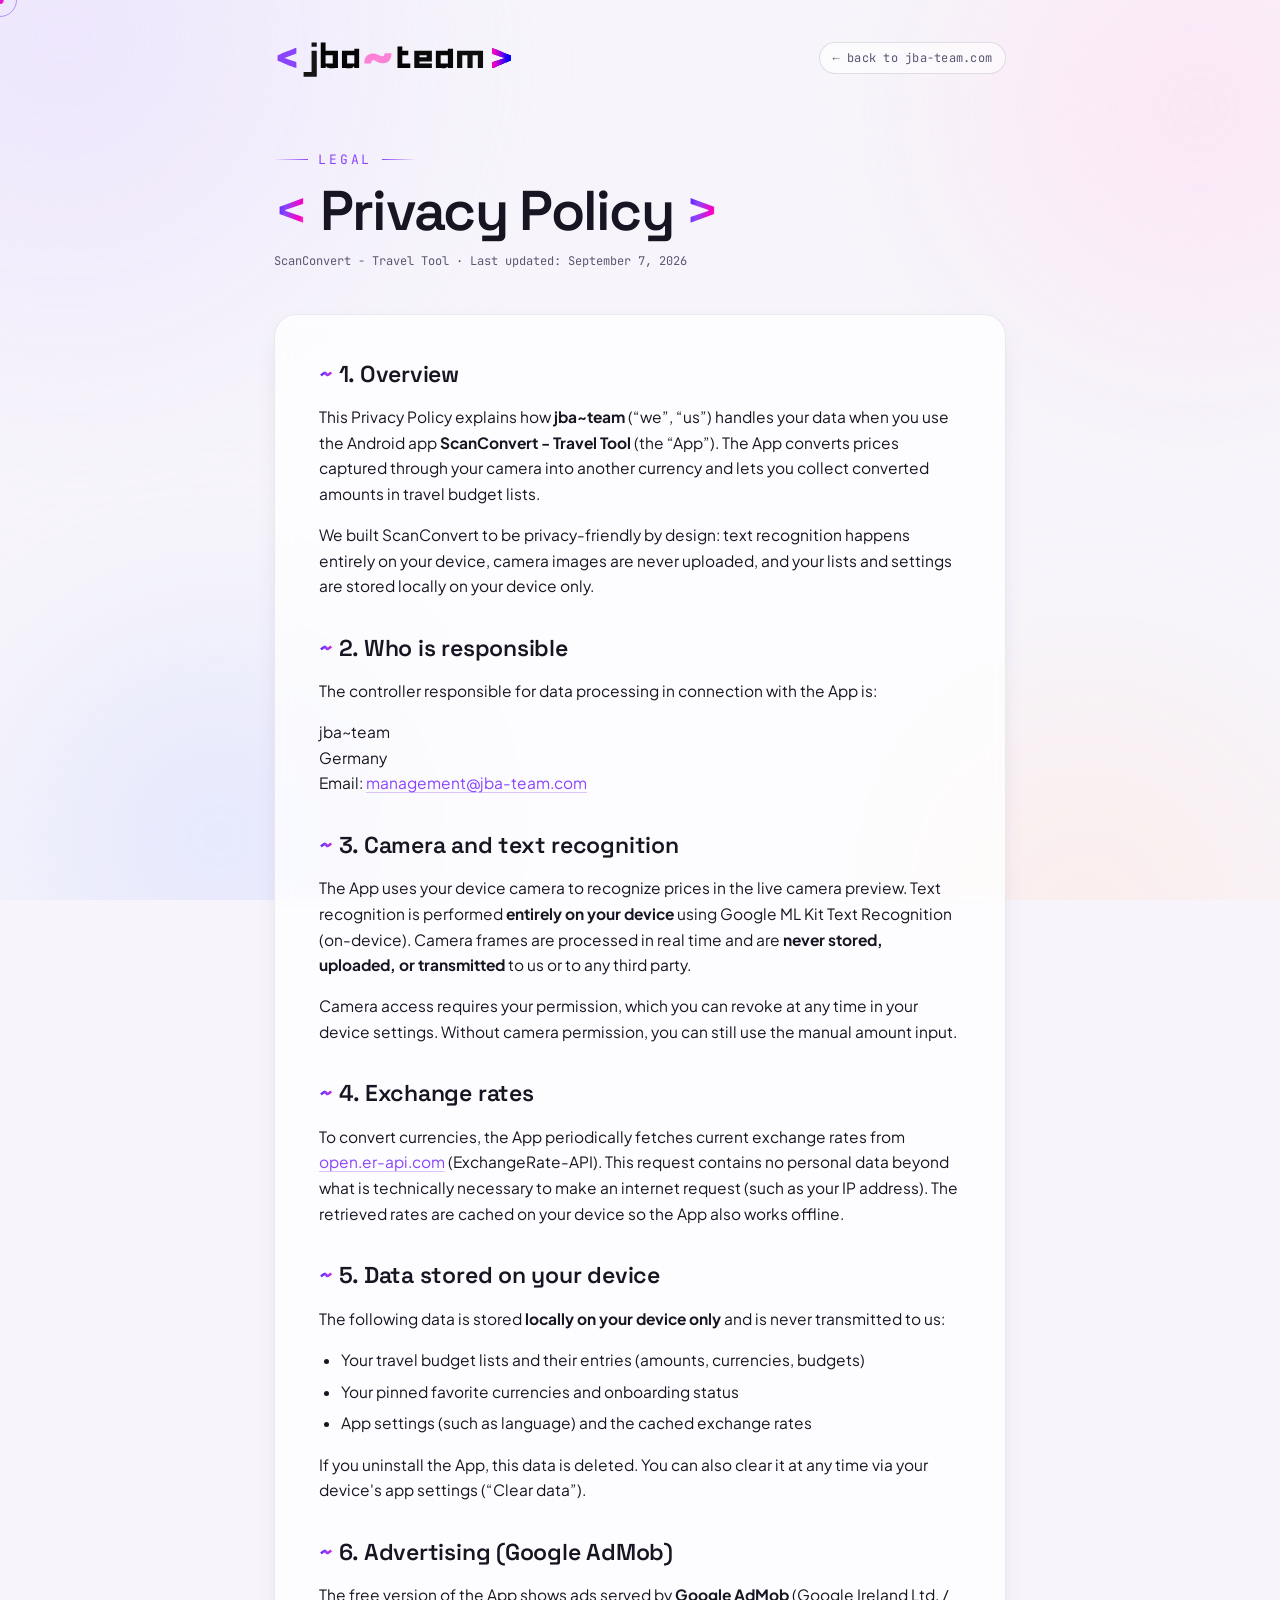
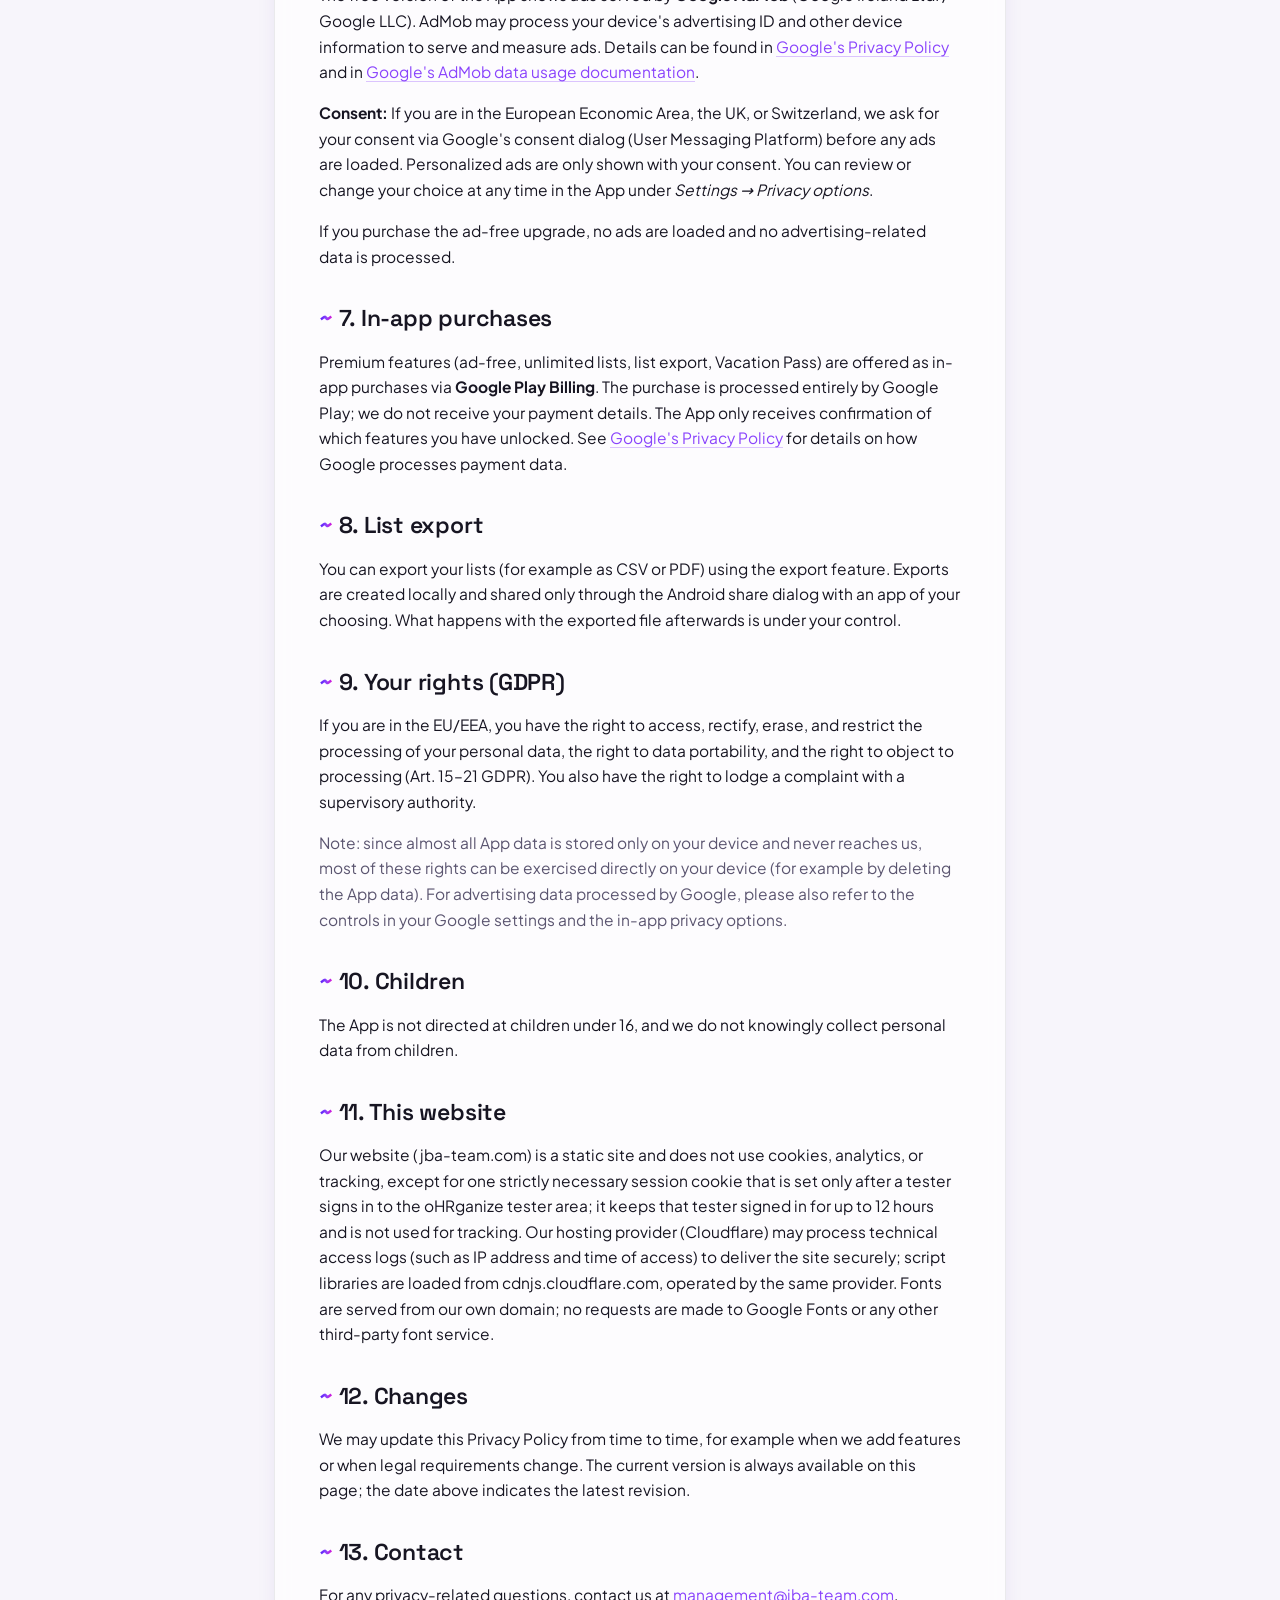
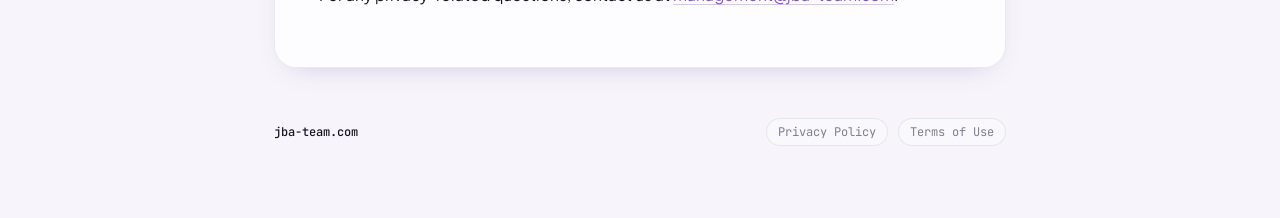
<file: public/privacy.html>
<!DOCTYPE html>
<html lang="en">
<head>
<meta charset="utf-8">
<meta name="viewport" content="width=device-width, initial-scale=1">
<title>Privacy Policy - jba~team</title>
<meta name="description" content="How jba~team handles your data in ScanConvert and on jba-team.com. Recognition runs on your device, images are never uploaded.">
<link rel="canonical" href="https://jba-team.com/privacy">
<meta name="theme-color" content="#F7F5FB">
<meta property="og:type" content="website">
<meta property="og:site_name" content="jba~team">
<meta property="og:locale" content="en_US">
<meta property="og:url" content="https://jba-team.com/privacy">
<meta property="og:title" content="Privacy Policy - jba~team">
<meta property="og:description" content="How jba~team handles your data in ScanConvert and on jba-team.com.">
<meta property="og:image" content="https://jba-team.com/assets/og-image.png">
<meta property="og:image:width" content="1200">
<meta property="og:image:height" content="630">
<meta property="og:image:alt" content="The jba~team wordmark on a soft pastel gradient. Below it: apps · websites · games.">
<meta name="twitter:card" content="summary_large_image">
<meta name="twitter:image:alt" content="The jba~team wordmark on a soft pastel gradient. Below it: apps · websites · games.">
<meta name="twitter:image" content="https://jba-team.com/assets/og-image.png">
<link rel="icon" type="image/svg+xml" href="assets/favicon.svg">
<link rel="icon" type="image/png" sizes="32x32" href="assets/favicon-32.png">
<link rel="apple-touch-icon" href="assets/apple-touch-icon.png">
<link rel="manifest" href="/site.webmanifest">
<link rel="preload" href="assets/fonts/space-grotesk-latin.woff2" as="font" type="font/woff2" crossorigin>
<link rel="preload" href="assets/fonts/plus-jakarta-sans-latin.woff2" as="font" type="font/woff2" crossorigin>
<link rel="stylesheet" href="assets/fonts.css">
<style>
  :root{
    /* brand spectrum pulled from the logo */
    --blue:#3300F3;
    --violet:#8A44FC;
    --magenta:#FB00C3;
    --pink:#FF81D8;

    /* pastel tints of the same hues */
    --pastel-blue:#D7DEFF;
    --pastel-violet:#E6DBFF;
    --pastel-pink:#FFDCF1;
    --pastel-peach:#FFE7E0;

    --ink:#171522;
    --ink-soft:#5b5570;
    --bg:#F7F5FB;

    --grad: linear-gradient(100deg, var(--blue) 0%, var(--violet) 38%, var(--magenta) 72%, var(--pink) 100%);

    --font-display:"Space Grotesk", system-ui, sans-serif;
    --font-body:"Plus Jakarta Sans", system-ui, sans-serif;
    --font-mono:"JetBrains Mono", ui-monospace, monospace;
  }

  *{box-sizing:border-box;}
  body{
    margin:0;
    font-family:var(--font-body);
    color:var(--ink);
    background:var(--bg);
    -webkit-font-smoothing:antialiased;
  }

  /* ---------- soft pastel blob field ---------- */
  .scene{
    position:fixed;
    inset:0;
    overflow:hidden;
    z-index:0;
    pointer-events:none;
  }
  .blob{
    position:absolute;
    border-radius:50%;
    filter:blur(46px);
    opacity:.6;
    mix-blend-mode:multiply;
  }
  .b1{ width:54vw; height:54vw; left:-14vw; top:-16vw;
       background:radial-gradient(circle at 35% 35%, var(--pastel-violet), transparent 70%); }
  .b2{ width:46vw; height:46vw; right:-12vw; top:-10vw;
       background:radial-gradient(circle at 60% 40%, var(--pastel-pink), transparent 70%); }
  .b3{ width:50vw; height:50vw; left:-8vw; bottom:-20vw;
       background:radial-gradient(circle at 50% 50%, var(--pastel-blue), transparent 70%); }
  .b4{ width:42vw; height:42vw; right:-10vw; bottom:-18vw;
       background:radial-gradient(circle at 40% 60%, var(--pastel-peach), transparent 70%); }

  /* ---------- layout ---------- */
  .wrap{
    position:relative;
    z-index:2;
    max-width:860px;
    margin:0 auto;
    padding:clamp(22px,4vh,46px) clamp(22px,5vw,64px) clamp(40px,8vh,80px);
  }

  .topbar{
    display:flex;
    align-items:center;
    justify-content:space-between;
    gap:16px;
    margin-bottom:clamp(36px,7vh,64px);
  }
  .brand img{ height:44px; width:auto; display:block; }
  .backlink{
    font-family:var(--font-mono);
    font-size:12px;
    letter-spacing:.02em;
    color:var(--ink-soft);
    text-decoration:none;
    border:1px solid rgba(23,21,34,.12);
    background:rgba(255,255,255,.55);
    backdrop-filter:blur(6px);
    padding:7px 13px;
    border-radius:100px;
    transition:color .2s, border-color .2s;
  }
  .backlink:hover{ color:var(--ink); border-color:rgba(23,21,34,.3); }

  .status{
    font-family:var(--font-mono);
    font-size:13px;
    text-transform:uppercase;
    letter-spacing:.22em;
    color:var(--violet);
    display:inline-flex;
    align-items:center;
    gap:10px;
  }
  .status::before{
    content:"";
    width:34px;height:1px;
    background:linear-gradient(90deg,transparent,var(--violet));
  }
  .status::after{
    content:"";
    width:34px;height:1px;
    background:linear-gradient(90deg,var(--violet),transparent);
  }

  h1{
    font-family:var(--font-display);
    font-weight:600;
    font-size:clamp(34px,6vw,56px);
    line-height:1.05;
    letter-spacing:-.03em;
    margin:14px 0 6px;
  }
  h1 .bracket{
    color:transparent;
    background:var(--grad);
    -webkit-background-clip:text;
    background-clip:text;
    font-weight:500;
  }
  .meta{
    font-family:var(--font-mono);
    font-size:12px;
    color:var(--ink-soft);
    margin-bottom:clamp(28px,5vh,48px);
  }

  .card{
    background:rgba(255,255,255,.72);
    border:1px solid rgba(23,21,34,.08);
    backdrop-filter:blur(8px);
    border-radius:22px;
    padding:clamp(24px,4vw,44px);
    box-shadow:0 10px 30px -18px rgba(74,32,140,.35);
  }

  .card h2{
    font-family:var(--font-display);
    font-weight:600;
    font-size:clamp(19px,2.4vw,23px);
    letter-spacing:-.01em;
    margin:34px 0 10px;
  }
  .card h2:first-child{ margin-top:0; }
  .card h2::before{
    content:"~ ";
    background:var(--grad);
    -webkit-background-clip:text;
    background-clip:text;
    color:transparent;
  }
  .card p, .card li{
    font-size:15.5px;
    line-height:1.65;
    color:var(--ink);
  }
  .card ul{ padding-left:22px; }
  .card li{ margin-bottom:6px; }
  .card a{ color:var(--violet); text-decoration:none; border-bottom:1px solid rgba(138,68,252,.3); }
  .card a:hover{ border-bottom-color:var(--violet); }
  .card .soft{ color:var(--ink-soft); }

  .footer{
    margin-top:clamp(30px,6vh,50px);
    display:flex;
    align-items:center;
    justify-content:space-between;
    gap:16px;
    font-family:var(--font-mono);
    font-size:12px;
    color:var(--ink-soft);
    flex-wrap:wrap;
  }
  .footer .domain b{ color:var(--ink); font-weight:500; }
  .footer .legal{ display:flex; gap:10px; }
  .footer .legal a{
    color:var(--ink-soft);
    text-decoration:none;
    border:1px solid rgba(23,21,34,.1);
    background:rgba(255,255,255,.4);
    padding:5px 11px;
    border-radius:100px;
    opacity:.75;
    transition:opacity .2s, color .2s;
  }
  .footer .legal a:hover{ opacity:1; color:var(--ink); }

  @media (max-width:640px){
    .topbar{ margin-bottom:32px; }
    .footer{ flex-direction:column; gap:12px; }
  }

  /* ============ custom cursor (fine pointers only), same as homepage ============ */
  .cursor-dot,.cursor-ring{
    position:fixed; top:0; left:0; z-index:9999;
    pointer-events:none; border-radius:50%;
    transform:translate(-50%,-50%);
    display:none;
  }
  .cursor-dot{ width:8px; height:8px; background:var(--grad); }
  .cursor-ring{
    width:34px; height:34px;
    border:1.5px solid rgba(138,68,252,.55);
    transition:width .25s, height .25s, border-color .25s, background .25s;
  }
  body.cursor-on .cursor-dot, body.cursor-on .cursor-ring{ display:block; }
  body.cursor-on, body.cursor-on a, body.cursor-on button{ cursor:none; }
  body.cursor-text.cursor-on p, body.cursor-text.cursor-on h1, body.cursor-text.cursor-on h2,
  body.cursor-text.cursor-on li, body.cursor-text.cursor-on .meta, body.cursor-text.cursor-on .status{ cursor:text; }
  body.cursor-text .cursor-dot, body.cursor-text .cursor-ring{ opacity:0; }
  .cursor-ring.is-hover{
    width:56px; height:56px;
    border-color:rgba(251,0,195,.7);
    background:rgba(251,0,195,.06);
  }
</style>
</head>
<body>
  <div class="cursor-dot"></div>
  <div class="cursor-ring"></div>
  <div class="scene">
    <div class="blob b1"></div>
    <div class="blob b2"></div>
    <div class="blob b3"></div>
    <div class="blob b4"></div>
  </div>

  <div class="wrap">
    <header class="topbar">
      <a class="brand" href="index.html" aria-label="jba~team">
        <img src="assets/jba-logo.svg" alt="">
      </a>
      <a class="backlink" href="index.html">&larr; back to jba-team.com</a>
    </header>

    <span class="status">Legal</span>
    <h1><span class="bracket">&lt;</span> Privacy Policy <span class="bracket">&gt;</span></h1>
    <p class="meta">ScanConvert - Travel Tool &middot; Last updated: September 7, 2026</p>

    <div class="card">
      <h2>1. Overview</h2>
      <p>This Privacy Policy explains how <b>jba~team</b> (&ldquo;we&rdquo;, &ldquo;us&rdquo;) handles your data when you use the Android app <b>ScanConvert - Travel Tool</b> (the &ldquo;App&rdquo;). The App converts prices captured through your camera into another currency and lets you collect converted amounts in travel budget lists.</p>
      <p>We built ScanConvert to be privacy-friendly by design: text recognition happens entirely on your device, camera images are never uploaded, and your lists and settings are stored locally on your device only.</p>

      <h2>2. Who is responsible</h2>
      <p>The controller responsible for data processing in connection with the App is:</p>
      <p>
        jba~team<br>
        Germany<br>
        Email: <a href="mailto:management@jba-team.com">management@jba-team.com</a>
      </p>

      <h2>3. Camera and text recognition</h2>
      <p>The App uses your device camera to recognize prices in the live camera preview. Text recognition is performed <b>entirely on your device</b> using Google ML&nbsp;Kit Text Recognition (on-device). Camera frames are processed in real time and are <b>never stored, uploaded, or transmitted</b> to us or to any third party.</p>
      <p>Camera access requires your permission, which you can revoke at any time in your device settings. Without camera permission, you can still use the manual amount input.</p>

      <h2>4. Exchange rates</h2>
      <p>To convert currencies, the App periodically fetches current exchange rates from <a href="https://www.exchangerate-api.com" rel="noopener">open.er-api.com</a> (ExchangeRate-API). This request contains no personal data beyond what is technically necessary to make an internet request (such as your IP address). The retrieved rates are cached on your device so the App also works offline.</p>

      <h2>5. Data stored on your device</h2>
      <p>The following data is stored <b>locally on your device only</b> and is never transmitted to us:</p>
      <ul>
        <li>Your travel budget lists and their entries (amounts, currencies, budgets)</li>
        <li>Your pinned favorite currencies and onboarding status</li>
        <li>App settings (such as language) and the cached exchange rates</li>
      </ul>
      <p>If you uninstall the App, this data is deleted. You can also clear it at any time via your device's app settings (&ldquo;Clear data&rdquo;).</p>

      <h2>6. Advertising (Google AdMob)</h2>
      <p>The free version of the App shows ads served by <b>Google AdMob</b> (Google Ireland Ltd. / Google LLC). AdMob may process your device's advertising ID and other device information to serve and measure ads. Details can be found in <a href="https://policies.google.com/privacy" rel="noopener">Google's Privacy Policy</a> and in <a href="https://support.google.com/admob/answer/6128543" rel="noopener">Google's AdMob data usage documentation</a>.</p>
      <p><b>Consent:</b> If you are in the European Economic Area, the UK, or Switzerland, we ask for your consent via Google's consent dialog (User Messaging Platform) before any ads are loaded. Personalized ads are only shown with your consent. You can review or change your choice at any time in the App under <i>Settings &rarr; Privacy options</i>.</p>
      <p>If you purchase the ad-free upgrade, no ads are loaded and no advertising-related data is processed.</p>

      <h2>7. In-app purchases</h2>
      <p>Premium features (ad-free, unlimited lists, list export, Vacation Pass) are offered as in-app purchases via <b>Google Play Billing</b>. The purchase is processed entirely by Google Play; we do not receive your payment details. The App only receives confirmation of which features you have unlocked. See <a href="https://policies.google.com/privacy" rel="noopener">Google's Privacy Policy</a> for details on how Google processes payment data.</p>

      <h2>8. List export</h2>
      <p>You can export your lists (for example as CSV or PDF) using the export feature. Exports are created locally and shared only through the Android share dialog with an app of your choosing. What happens with the exported file afterwards is under your control.</p>

      <h2>9. Your rights (GDPR)</h2>
      <p>If you are in the EU/EEA, you have the right to access, rectify, erase, and restrict the processing of your personal data, the right to data portability, and the right to object to processing (Art. 15&ndash;21 GDPR). You also have the right to lodge a complaint with a supervisory authority.</p>
      <p class="soft">Note: since almost all App data is stored only on your device and never reaches us, most of these rights can be exercised directly on your device (for example by deleting the App data). For advertising data processed by Google, please also refer to the controls in your Google settings and the in-app privacy options.</p>

      <h2>10. Children</h2>
      <p>The App is not directed at children under 16, and we do not knowingly collect personal data from children.</p>

      <h2>11. This website</h2>
      <p>Our website (jba-team.com) is a static site and does not use cookies, analytics, or tracking, except for one strictly necessary session cookie that is set only after a tester signs in to the oHRganize tester area; it keeps that tester signed in for up to 12 hours and is not used for tracking. Our hosting provider (Cloudflare) may process technical access logs (such as IP address and time of access) to deliver the site securely; script libraries are loaded from cdnjs.cloudflare.com, operated by the same provider. Fonts are served from our own domain; no requests are made to Google Fonts or any other third-party font service.</p>

      <h2>12. Changes</h2>
      <p>We may update this Privacy Policy from time to time, for example when we add features or when legal requirements change. The current version is always available on this page; the date above indicates the latest revision.</p>

      <h2>13. Contact</h2>
      <p>For any privacy-related questions, contact us at <a href="mailto:management@jba-team.com">management@jba-team.com</a>.</p>
    </div>

    <footer class="footer">
      <span class="domain"><b>jba-team.com</b></span>
      <span class="legal">
        <a href="privacy.html">Privacy Policy</a>
        <a href="terms.html">Terms of Use</a>
      </span>
    </footer>
  </div>
<script src="https://cdnjs.cloudflare.com/ajax/libs/gsap/3.12.5/gsap.min.js"></script>
<script>
/* custom cursor (fine pointers, motion ok) - same behaviour as the homepage */
(function(){
  const reduce = matchMedia('(prefers-reduced-motion: reduce)').matches;
  if (!matchMedia('(pointer:fine)').matches || reduce || !window.gsap) return;
  document.body.classList.add('cursor-on');
  const dot = document.querySelector('.cursor-dot');
  const ring = document.querySelector('.cursor-ring');
  const setDotX = gsap.quickTo(dot, 'x', { duration:.08 });
  const setDotY = gsap.quickTo(dot, 'y', { duration:.08 });
  const setRingX = gsap.quickTo(ring, 'x', { duration:.35, ease:'power3' });
  const setRingY = gsap.quickTo(ring, 'y', { duration:.35, ease:'power3' });
  const TEXT_SEL = 'p, h1, h2, li, .meta, .status';
  window.addEventListener('pointermove', e => {
    setDotX(e.clientX); setDotY(e.clientY);
    setRingX(e.clientX); setRingY(e.clientY);
  });
  window.addEventListener('pointerdown', e => {
    const onText = e.target.closest &&
      e.target.closest(TEXT_SEL) && !e.target.closest('a, button, input, label');
    if (onText) document.body.classList.add('cursor-text');
  });
  window.addEventListener('pointerup', () => document.body.classList.remove('cursor-text'));
  document.querySelectorAll('a, button').forEach(t => {
    t.addEventListener('pointerenter', () => ring.classList.add('is-hover'));
    t.addEventListener('pointerleave', () => ring.classList.remove('is-hover'));
  });
})();
</script>
</body>
</html>
</file>
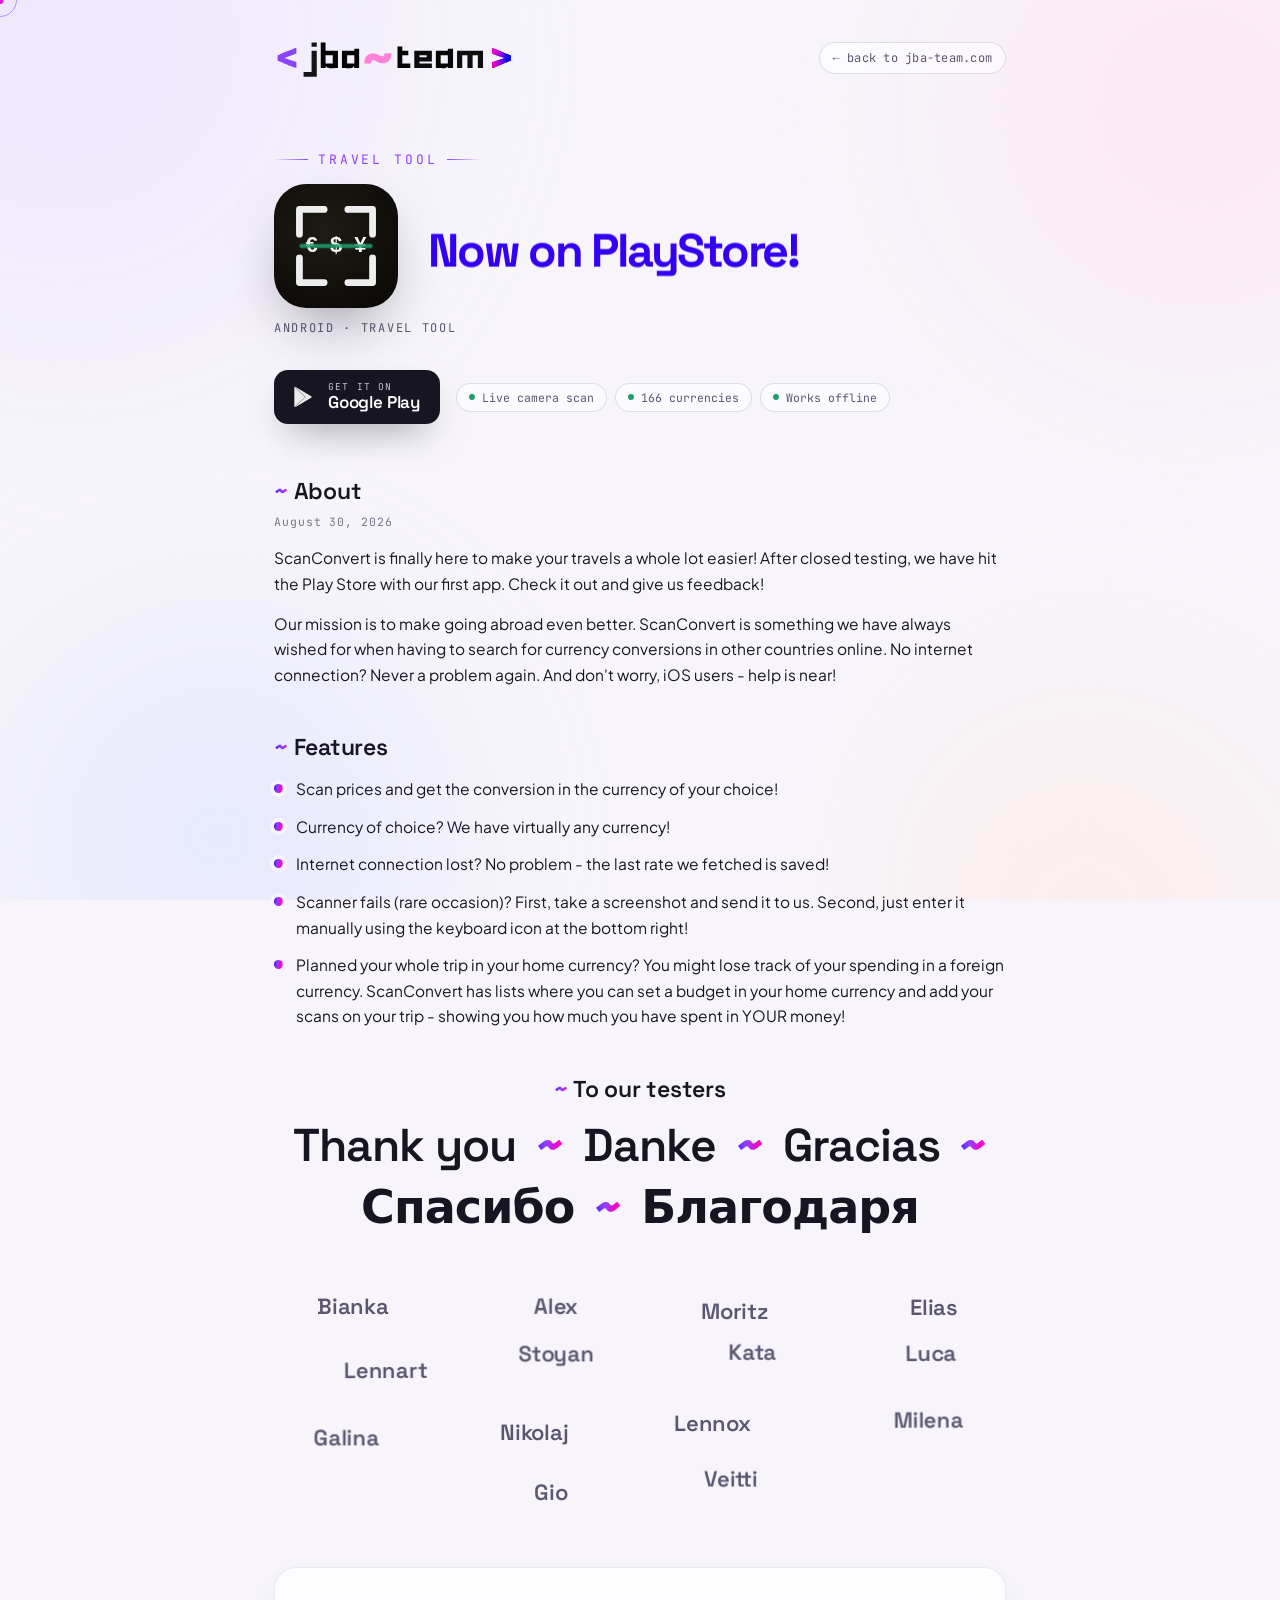
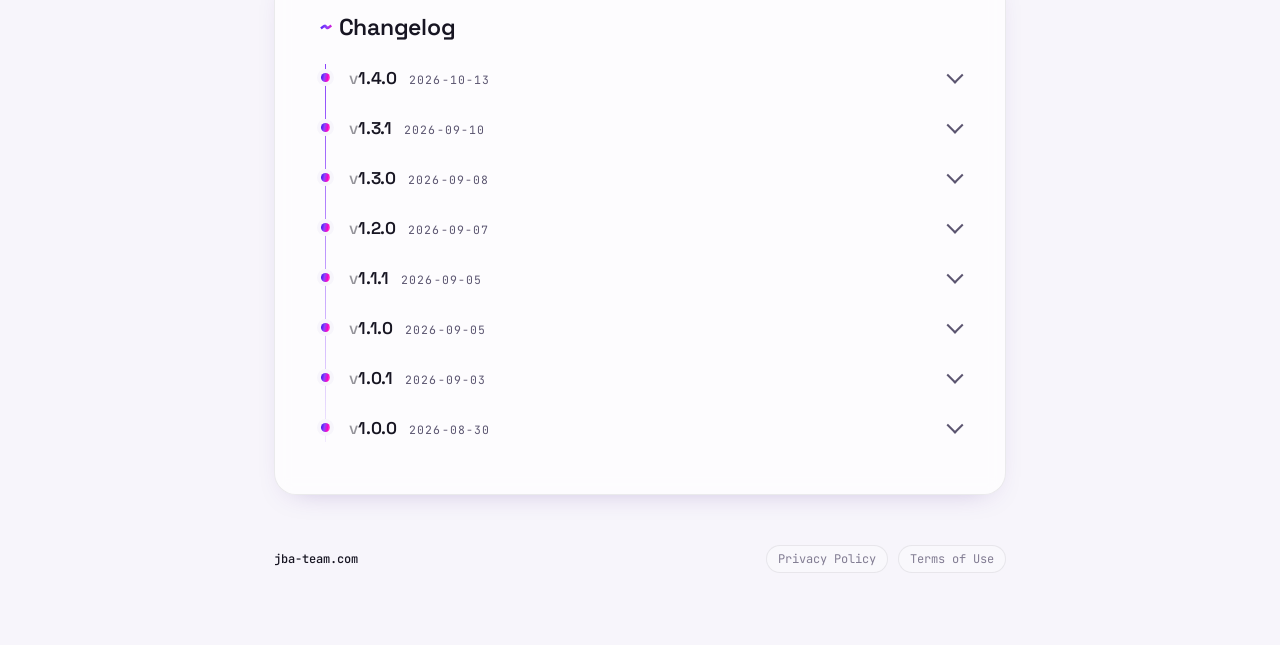
<file: public/scanconvert.html>
<!DOCTYPE html>
<html lang="en">
<head>
<meta charset="utf-8">
<meta name="viewport" content="width=device-width, initial-scale=1">
<title>ScanConvert - Camera Currency Converter | jba~team</title>
<meta name="description" content="ScanConvert by jba~team: point your camera at any price and instantly see what it costs in your money. 166 currencies, works offline. Now on Google Play.">
<link rel="canonical" href="https://jba-team.com/scanconvert">
<meta name="theme-color" content="#F7F5FB">
<meta name="author" content="jba~team">
<meta property="og:type" content="website">
<meta property="og:site_name" content="jba~team">
<meta property="og:locale" content="en_US">
<meta property="og:url" content="https://jba-team.com/scanconvert">
<meta property="og:title" content="ScanConvert - Travel Tool by jba~team">
<meta property="og:description" content="Point your camera at any price and instantly see what it costs in your money. 166 currencies, works offline. Now on Google Play.">
<meta property="og:image" content="https://jba-team.com/assets/og-image.png">
<meta property="og:image:type" content="image/png">
<meta property="og:image:width" content="1200">
<meta property="og:image:height" content="630">
<meta property="og:image:alt" content="The jba~team wordmark on a soft pastel gradient. Below it: apps · websites · games.">
<meta name="twitter:card" content="summary_large_image">
<meta name="twitter:title" content="ScanConvert - Travel Tool by jba~team">
<meta name="twitter:description" content="Point your camera at any price and instantly see what it costs in your money. 166 currencies, works offline. Now on Google Play.">
<meta name="twitter:image" content="https://jba-team.com/assets/og-image.png">
<link rel="icon" type="image/svg+xml" href="assets/favicon.svg">
<link rel="icon" type="image/png" sizes="32x32" href="assets/favicon-32.png">
<link rel="apple-touch-icon" href="assets/apple-touch-icon.png">
<link rel="manifest" href="/site.webmanifest">
<link rel="preload" href="assets/fonts/space-grotesk-latin.woff2" as="font" type="font/woff2" crossorigin>
<link rel="preload" href="assets/fonts/plus-jakarta-sans-latin.woff2" as="font" type="font/woff2" crossorigin>
<link rel="stylesheet" href="assets/fonts.css">
<style>
  :root{
    /* brand spectrum pulled from the logo */
    --blue:#3300F3;
    --violet:#8A44FC;
    --magenta:#FB00C3;
    --pink:#FF81D8;

    /* pastel tints of the same hues */
    --pastel-blue:#D7DEFF;
    --pastel-violet:#E6DBFF;
    --pastel-pink:#FFDCF1;
    --pastel-peach:#FFE7E0;

    --ink:#171522;
    --ink-soft:#5b5570;
    --bg:#F7F5FB;

    /* the app's own accent: the scanner green */
    --scan-green:#1F9D6B;

    --grad: linear-gradient(100deg, var(--blue) 0%, var(--violet) 38%, var(--magenta) 72%, var(--pink) 100%);

    --font-display:"Space Grotesk", system-ui, sans-serif;
    --font-body:"Plus Jakarta Sans", system-ui, sans-serif;
    --font-mono:"JetBrains Mono", ui-monospace, monospace;
  }

  *{box-sizing:border-box;}
  html{ scroll-behavior:smooth; }
  body{
    margin:0;
    font-family:var(--font-body);
    color:var(--ink);
    background:var(--bg);
    -webkit-font-smoothing:antialiased;
  }
  ::selection{ background:var(--pastel-violet); }

  /* ---------- soft pastel blob field ---------- */
  .scene{
    position:fixed;
    inset:0;
    overflow:hidden;
    z-index:0;
    pointer-events:none;
  }
  .blob{
    position:absolute;
    border-radius:50%;
    filter:blur(46px);
    opacity:.6;
    mix-blend-mode:multiply;
  }
  .b1{ width:54vw; height:54vw; left:-14vw; top:-16vw;
       background:radial-gradient(circle at 35% 35%, var(--pastel-violet), transparent 70%); }
  .b2{ width:46vw; height:46vw; right:-12vw; top:-10vw;
       background:radial-gradient(circle at 60% 40%, var(--pastel-pink), transparent 70%); }
  .b3{ width:50vw; height:50vw; left:-8vw; bottom:-20vw;
       background:radial-gradient(circle at 50% 50%, var(--pastel-blue), transparent 70%); }
  .b4{ width:42vw; height:42vw; right:-10vw; bottom:-18vw;
       background:radial-gradient(circle at 40% 60%, var(--pastel-peach), transparent 70%); }

  /* ---------- layout ---------- */
  .wrap{
    position:relative;
    z-index:2;
    max-width:860px;
    margin:0 auto;
    padding:clamp(22px,4vh,46px) clamp(22px,5vw,64px) clamp(40px,8vh,80px);
  }

  .topbar{
    display:flex;
    align-items:center;
    justify-content:space-between;
    gap:16px;
    margin-bottom:clamp(36px,7vh,64px);
  }
  .brand img{ height:44px; width:auto; display:block; }
  .backlink{
    font-family:var(--font-mono);
    font-size:12px;
    letter-spacing:.02em;
    color:var(--ink-soft);
    text-decoration:none;
    border:1px solid rgba(23,21,34,.12);
    background:rgba(255,255,255,.55);
    backdrop-filter:blur(6px);
    padding:7px 13px;
    border-radius:100px;
    transition:color .2s, border-color .2s;
  }
  .backlink:hover{ color:var(--ink); border-color:rgba(23,21,34,.3); }

  .status{
    font-family:var(--font-mono);
    font-size:13px;
    text-transform:uppercase;
    letter-spacing:.22em;
    color:var(--violet);
    display:inline-flex;
    align-items:center;
    gap:10px;
  }
  .status::before{
    content:"";
    width:34px;height:1px;
    background:linear-gradient(90deg,transparent,var(--violet));
  }
  .status::after{
    content:"";
    width:34px;height:1px;
    background:linear-gradient(90deg,var(--violet),transparent);
  }

  /* ---------- app hero: icon + animated title ---------- */
  .app-hero{
    display:flex;
    align-items:center;
    gap:clamp(18px,3vw,30px);
    margin:16px 0 8px;
  }
  .app-icon{
    position:relative;
    flex:0 0 auto;
    width:clamp(84px,13vw,124px);
    aspect-ratio:1;
    border-radius:26%;
  }
  .app-icon img{
    width:100%; height:100%;
    border-radius:26%;
    display:block;
    box-shadow:0 26px 60px -22px rgba(23,21,34,.5), 0 0 0 1px rgba(255,255,255,.15) inset;
  }
  /* the title block carries the scan line */
  .title-wrap{ position:relative; min-width:0; }
  /* scan line sweeping the title, same look as the homepage spotlight */
  .scanline{
    position:absolute; left:-2%; right:-2%; height:3px;
    top:0;
    border-radius:3px;
    background:linear-gradient(90deg, transparent, var(--scan-green) 25%, var(--scan-green) 75%, transparent);
    box-shadow:0 0 18px 2px color-mix(in srgb, var(--scan-green) 55%, transparent);
    opacity:0;
    pointer-events:none;
  }

  /* the title is a 2-layer stack: both phrases share one grid cell, so the
     h1 is exactly as wide as the wider phrase and the layout never shifts.
     JS then scales the longer phrase so both render at the same width. */
  .app-title{
    display:inline-grid;
    margin:0;
    font-family:var(--font-display);
    font-weight:700;
    font-size:clamp(36px,6.4vw,64px);
    line-height:1.12;
    letter-spacing:-.035em;
    min-width:0;
  }
  .app-title .word{
    grid-area:1 / 1;
    display:block;
    overflow:hidden;
    white-space:nowrap;
    /* room for descenders (the "y" in Play) inside the clipping box */
    padding-bottom:.12em;
    margin-bottom:-.12em;
  }
  .app-title .word > span{
    display:inline-block;
    will-change:transform;
  }
  .app-title .t-name{ color:var(--ink); }
  .app-title .t-store{ color:var(--blue); }

  .meta{
    font-family:var(--font-mono);
    font-size:12px;
    letter-spacing:.14em;
    text-transform:uppercase;
    color:var(--ink-soft);
    margin:12px 0 0;
  }

  /* ---------- actions ---------- */
  .actions{
    display:flex; align-items:center; gap:16px; flex-wrap:wrap;
    margin:clamp(22px,4vh,34px) 0 clamp(30px,6vh,52px);
  }
  .play-badge{
    display:inline-flex; align-items:center; gap:12px;
    padding:12px 20px 12px 16px;
    border-radius:14px;
    background:var(--ink);
    color:#fff;
    text-decoration:none;
    position:relative;
    box-shadow:0 16px 38px -16px rgba(23,21,34,.55);
    transition:transform .2s, box-shadow .2s;
  }
  .play-badge:hover{ transform:translateY(-2px); box-shadow:0 22px 46px -18px rgba(23,21,34,.6); }
  .play-badge svg{ width:26px; height:26px; flex:0 0 auto; }
  .play-badge .lines{ display:flex; flex-direction:column; line-height:1.15; text-align:left; }
  .play-badge .lines small{
    font-family:var(--font-mono); font-size:9.5px; letter-spacing:.12em; text-transform:uppercase; opacity:.75;
  }
  .play-badge .lines b{ font-family:var(--font-display); font-size:17px; font-weight:600; letter-spacing:-.01em; }

  .chips{ display:flex; flex-wrap:wrap; gap:8px; }
  .chips span{
    font-family:var(--font-mono);
    font-size:11.5px;
    color:var(--ink-soft);
    border:1px solid rgba(23,21,34,.12);
    background:rgba(255,255,255,.55);
    padding:6px 12px;
    border-radius:100px;
    display:inline-flex; align-items:center; gap:7px;
  }
  .chips span::before{
    content:""; width:6px; height:6px; border-radius:50%;
    background:var(--scan-green);
  }

  /* ---------- cards / sections ---------- */
  .card{
    background:rgba(255,255,255,.72);
    border:1px solid rgba(23,21,34,.08);
    backdrop-filter:blur(8px);
    border-radius:22px;
    padding:clamp(24px,4vw,44px);
    box-shadow:0 10px 30px -18px rgba(74,32,140,.35);
  }
  .card + .card{ margin-top:clamp(18px,3vh,26px); }
  .card h2{
    font-family:var(--font-display);
    font-weight:600;
    font-size:clamp(19px,2.4vw,23px);
    letter-spacing:-.01em;
    margin:0 0 14px;
  }
  .card h2::before{
    content:"~ ";
    background:var(--grad);
    -webkit-background-clip:text;
    background-clip:text;
    color:transparent;
  }
  .card p{
    font-size:15.5px;
    line-height:1.65;
    color:var(--ink);
    margin:0 0 14px;
  }
  .card p:last-child{ margin-bottom:0; }
  .card .soft{ color:var(--ink-soft); }
  .card a{ color:var(--violet); text-decoration:none; border-bottom:1px solid rgba(138,68,252,.3); }
  .card a:hover{ border-bottom-color:var(--violet); }

  /* empty-state slot: reserves the height until copy arrives, fully invisible */
  .placeholder{
    min-height:72px;
  }

  /* .plain keeps the card's typography but drops the panel: the section reads
     as if it were written straight onto the page background. */
  .card.plain{
    background:none;
    border:none;
    backdrop-filter:none;
    box-shadow:none;
    border-radius:0;
    padding:0;
  }
  .card.plain + .card{ margin-top:clamp(30px,5vh,48px); }

  /* subtle dateline under a heading, same quiet register as the changelog dates */
  .sec-date{
    display:block;
    font-family:var(--font-mono);
    font-size:11.5px;
    letter-spacing:.08em;
    color:var(--ink-soft);
    opacity:.8;
    margin:-6px 0 16px;
  }

  /* ---------- thank you ----------
     Large, wrapped word-lines. Words are joined by the studio's own tilde
     mark (the same glyph as in "jba~team", the nav paths and the marquee),
     rendered in the brand gradient, instead of a generic bullet or comma. */
  /* ".thanks .thanks-greet" (two classes) deliberately outweighs the ".card p"
     rule (class + element) that would otherwise force this back to body size.
     The two lines are built to read as two different things, not one block:
     the greeting is a single big gradient statement joined by the studio's
     own tilde mark (the "many languages, one team" idea); the names below
     drift freely below it as a cloud you can click into focus. */
  .thanks{ text-align:center; }
  .thanks .thanks-greet{
    display:flex; flex-wrap:wrap; align-items:baseline; justify-content:center;
    row-gap:.18em; column-gap:.42em;
    font-family:var(--font-display);
    font-weight:600;
    letter-spacing:-.02em;
    color:var(--ink);
    margin:0;
    font-size:clamp(30px,4.8vw,46px);
    line-height:1.18;
  }
  .thanks .sep{
    font-weight:700;
    background:var(--grad);
    -webkit-background-clip:text; background-clip:text;
    color:transparent;
  }

  /* names drift freely in a cloud. Without JS (or with reduced motion) this
     stays a plain centred wrap, so the names are always readable. */
  .thanks-cloud{
    display:flex; flex-wrap:wrap; justify-content:center;
    gap:4px 8px;
    margin:clamp(20px,3.5vh,34px) auto 0;
  }
  .thanks-cloud.is-cloud{ display:block; position:relative; }
  .thanks-cloud .name{
    font-family:var(--font-display);
    font-weight:600;
    font-size:clamp(16px,2.1vw,22px);
    letter-spacing:-.01em;
    color:var(--ink-soft);
    background:none;
    border:0;
    padding:5px 9px;
    border-radius:100px;
    cursor:pointer;
    white-space:nowrap;
    transition:color .28s, opacity .28s;
    -webkit-tap-highlight-color:transparent;
  }
  .thanks-cloud.is-cloud .name{
    position:absolute; top:0; left:0;
    will-change:transform;
  }
  .thanks-cloud .name-in{ display:inline-block; will-change:transform; }
  /* only the no-JS / reduced-motion path needs a CSS transition; when GSAP
     drives the cloud it owns the transform and a transition would fight it */
  .thanks-cloud:not(.is-cloud) .name-in{ transition:transform .35s ease; }
  .thanks-cloud .name:hover{ color:var(--ink); }
  .thanks-cloud .name:focus-visible{
    outline:2px solid var(--violet);
    outline-offset:2px;
  }
  .thanks-cloud .name.is-focused{ z-index:5; }
  .thanks-cloud .name.is-focused .name-in{
    background:var(--grad);
    -webkit-background-clip:text; background-clip:text;
    color:transparent;
  }
  .thanks-cloud.has-focus .name:not(.is-focused){ opacity:.22; }
  /* screen-reader-only fallback: the two lines above are decorative/aria-hidden */
  .sr-only{
    position:absolute; width:1px; height:1px;
    padding:0; margin:-1px; overflow:hidden;
    clip:rect(0,0,0,0); white-space:nowrap; border:0;
  }

  /* feature bullets: same gradient dot as the changelog's version marker */
  .feat-list{
    list-style:none;
    margin:0; padding:0;
  }
  .feat-list li{
    position:relative;
    padding-left:22px;
    font-size:15.5px;
    line-height:1.65;
    color:var(--ink);
  }
  .feat-list li + li{ margin-top:12px; }
  .feat-list li::before{
    content:"";
    position:absolute; left:0; top:.5em;
    width:9px; height:9px; border-radius:50%;
    background:var(--grad);
    box-shadow:0 0 0 4px var(--bg);
  }

  /* ---------- changelog ---------- */
  .log{
    list-style:none;
    margin:0; padding:0;
    position:relative;
  }
  .log::before{
    content:"";
    position:absolute; left:6px; top:8px; bottom:8px;
    width:1px;
    background:linear-gradient(180deg, var(--violet), rgba(138,68,252,.1));
  }
  .log-entry{
    position:relative;
    padding-left:30px;
  }
  .log-entry + .log-entry{ margin-top:6px; }
  .log-entry::before{
    content:"";
    position:absolute; left:2px; top:17px;
    width:9px; height:9px; border-radius:50%;
    background:var(--grad);
    box-shadow:0 0 0 4px var(--bg);
  }
  /* every version is a native <details>: closed by default, toggles on click,
     keyboard operable and fully functional without JavaScript */
  .log-head{
    display:flex; align-items:baseline; gap:12px; flex-wrap:wrap;
    padding:11px 0;                      /* keeps the tap target at 44px on phones */
    cursor:pointer;
    list-style:none;                     /* Firefox: hide the default marker */
    border-radius:8px;
    transition:opacity .2s;
  }
  .log-head::-webkit-details-marker{ display:none; }   /* Safari/Chrome */
  .log-head:hover{ opacity:.7; }
  .log-head:focus-visible{
    outline:2px solid var(--violet);
    outline-offset:3px;
  }
  .log-head .chev{
    margin-left:auto;
    width:12px; height:12px;
    border-right:2px solid var(--ink-soft);
    border-bottom:2px solid var(--ink-soft);
    transform:rotate(45deg) translate(-2px,-2px);
    transition:transform .25s ease;
    flex:0 0 auto;
    align-self:center;
  }
  .log-entry details[open] .log-head .chev{
    transform:rotate(225deg) translate(-2px,-2px);
  }
  .log-body{ padding:2px 0 14px; }
  .log-head .ver{
    font-family:var(--font-display);
    font-weight:600;
    font-size:17px;
    letter-spacing:-.01em;
  }
  .log-head .ver::before{ content:"v"; opacity:.45; font-weight:500; }
  .log-head .date{
    font-family:var(--font-mono);
    font-size:11.5px;
    letter-spacing:.1em;
    text-transform:uppercase;
    color:var(--ink-soft);
  }
  .log-items{
    margin:0; padding:0 0 0 18px;
    font-size:15px; line-height:1.65;
    color:var(--ink);
  }
  .log-items li + li{ margin-top:4px; }
  .log-items li::marker{ color:var(--violet); }

  /* ---------- footer ---------- */
  .footer{
    margin-top:clamp(30px,6vh,50px);
    display:flex;
    align-items:center;
    justify-content:space-between;
    gap:16px;
    font-family:var(--font-mono);
    font-size:12px;
    color:var(--ink-soft);
    flex-wrap:wrap;
  }
  .footer .domain b{ color:var(--ink); font-weight:500; }
  .footer .legal{ display:flex; gap:10px; }
  .footer .legal a{
    color:var(--ink-soft);
    text-decoration:none;
    border:1px solid rgba(23,21,34,.1);
    background:rgba(255,255,255,.4);
    padding:5px 11px;
    border-radius:100px;
    opacity:.75;
    transition:opacity .2s, color .2s;
  }
  .footer .legal a:hover{ opacity:1; color:var(--ink); }

  /* ---------- skeleton (until fonts + icon are ready) ---------- */
  .skel{
    position:relative; overflow:hidden; display:block;
    background:rgba(23,21,34,.07);
    border-radius:10px;
  }
  .skel::after{
    content:""; position:absolute; inset:0;
    transform:translateX(-100%);
    background:linear-gradient(90deg, transparent 0%, rgba(230,219,255,.95) 40%, rgba(255,220,241,.95) 60%, transparent 100%);
    animation:shimmer 1.5s ease-in-out infinite;
  }
  @keyframes shimmer{ to{ transform:translateX(100%); } }
  .hero-skel .sk-icon{ width:clamp(84px,13vw,124px); aspect-ratio:1; border-radius:26%; flex:0 0 auto; }
  .hero-skel .sk-title{ width:min(60%,372px); height:clamp(40px,7.2vw,72px); border-radius:14px; }
  .hero-skel .sk-meta{ width:180px; height:12px; margin-top:12px; }
  .hero-skel .sk-actions{ display:flex; gap:16px; flex-wrap:wrap; align-items:center; margin:clamp(22px,4vh,34px) 0 clamp(30px,6vh,52px); }
  .hero-skel .sk-badge{ width:152px; height:54px; border-radius:14px; }
  .hero-skel .sk-chip{ width:118px; height:28px; border-radius:100px; }
  html.is-loading .app-hero.is-real, html.is-loading .meta.is-real, html.is-loading .actions.is-real{ display:none; }
  html:not(.is-loading) .hero-skel{ display:none; }

  @media (max-width:640px){
    .topbar{ margin-bottom:32px; }
    .footer{ flex-direction:column; gap:12px; }
  }
  @media (prefers-reduced-motion: reduce){
    html{ scroll-behavior:auto; }
    .scanline{ display:none; }
    .skel::after{ animation:none; }
    .log-head .chev{ transition:none; }
    .thanks-cloud .name-in{ transition:none; }
  }

  /* ============ custom cursor (fine pointers only), same as homepage ============ */
  .cursor-dot,.cursor-ring{
    position:fixed; top:0; left:0; z-index:9999;
    pointer-events:none; border-radius:50%;
    transform:translate(-50%,-50%);
    display:none;
  }
  .cursor-dot{ width:8px; height:8px; background:var(--grad); }
  .cursor-ring{
    width:34px; height:34px;
    border:1.5px solid rgba(138,68,252,.55);
    transition:width .25s, height .25s, border-color .25s, background .25s;
  }
  body.cursor-on .cursor-dot, body.cursor-on .cursor-ring{ display:block; }
  body.cursor-on, body.cursor-on a, body.cursor-on button{ cursor:none; }
  body.cursor-text.cursor-on p, body.cursor-text.cursor-on h1, body.cursor-text.cursor-on h2,
  body.cursor-text.cursor-on li, body.cursor-text.cursor-on .meta, body.cursor-text.cursor-on .status,
  body.cursor-text.cursor-on .chips span{ cursor:text; }
  body.cursor-text .cursor-dot, body.cursor-text .cursor-ring{ opacity:0; }
  .cursor-ring.is-hover{
    width:56px; height:56px;
    border-color:rgba(251,0,195,.7);
    background:rgba(251,0,195,.06);
  }
</style>
<script>
  /* skeleton state: only with JS, and never longer than 4 s whatever happens */
  document.documentElement.classList.add('is-loading');
  setTimeout(function(){ document.documentElement.classList.remove('is-loading'); }, 4000);
</script>
</head>
<body>
  <div class="cursor-dot"></div>
  <div class="cursor-ring"></div>
  <div class="scene">
    <div class="blob b1"></div>
    <div class="blob b2"></div>
    <div class="blob b3"></div>
    <div class="blob b4"></div>
  </div>

  <div class="wrap">
    <header class="topbar">
      <a class="brand" href="index.html" aria-label="jba~team">
        <img src="assets/jba-logo.svg" alt="">
      </a>
      <a class="backlink" href="index.html">&larr; back to jba-team.com</a>
    </header>

    <span class="status">Travel Tool</span>

    <!-- skeleton: same silhouette as the header below, gone once fonts + icon are ready -->
    <div class="hero-skel" id="heroSkel" aria-hidden="true">
      <div class="app-hero"><span class="skel sk-icon"></span><span class="skel sk-title"></span></div>
      <span class="skel sk-meta"></span>
      <div class="sk-actions"><span class="skel sk-badge"></span><span class="skel sk-chip"></span><span class="skel sk-chip"></span><span class="skel sk-chip"></span></div>
    </div>

    <div class="app-hero is-real">
      <div class="app-icon" id="appIcon">
        <img src="assets/scanconvert-logo.svg" alt="ScanConvert app icon">
      </div>
      <div class="title-wrap">
        <h1 class="app-title" id="appTitle" aria-label="ScanConvert">
          <span class="word"><span class="t t-name"  id="tName">ScanConvert</span></span>
          <span class="word" aria-hidden="true"><span class="t t-store" id="tStore">Now on PlayStore!</span></span>
        </h1>
        <div class="scanline" id="scanline" aria-hidden="true"></div>
      </div>
    </div>
    <p class="meta is-real">Android &middot; Travel Tool</p>

    <div class="actions is-real">
      <a class="play-badge" href="https://play.google.com/store/apps/details?id=com.jbateam.scanconvert"
         target="_blank" rel="noopener" aria-label="Get it on Google Play">
        <svg viewBox="0 0 24 24" fill="none" aria-hidden="true">
          <path d="M4 3.5v17c0 .6.65 1 1.17.68l14.4-8.5a.8.8 0 0 0 0-1.36L5.17 2.82A.79.79 0 0 0 4 3.5Z" fill="#fff" opacity=".92"/>
          <path d="M4.4 2.9 14.2 12 4.4 21.1" stroke="#171522" stroke-width=".8" opacity=".45"/>
        </svg>
        <span class="lines"><small>get it on</small><b>Google Play</b></span>
      </a>
      <div class="chips" aria-hidden="true">
        <span>Live camera scan</span>
        <span>166 currencies</span>
        <span>Works offline</span>
      </div>
    </div>

    <!-- ============ info (copy to follow) ============
         No panel here, just copy on the page background.
         When the text arrives: replace each .placeholder with <p> paragraphs. -->
    <section class="card plain" id="about">
      <h2>About</h2>
      <span class="sec-date">August 30, 2026</span>
      <p>ScanConvert is finally here to make your travels a whole lot easier! After closed testing, we have hit the Play Store with our first app. Check it out and give us feedback!</p>
      <p>Our mission is to make going abroad even better. ScanConvert is something we have always wished for when having to search for currency conversions in other countries online. No internet connection? Never a problem again. And don't worry, iOS users - help is near!</p>
    </section>

    <section class="card plain" id="features">
      <h2>Features</h2>
      <ul class="feat-list">
        <li>Scan prices and get the conversion in the currency of your choice!</li>
        <li>Currency of choice? We have virtually any currency!</li>
        <li>Internet connection lost? No problem - the last rate we fetched is saved!</li>
        <li>Scanner fails (rare occasion)? First, take a screenshot and send it to us. Second, just enter it manually using the keyboard icon at the bottom right!</li>
        <li>Planned your whole trip in your home currency? You might lose track of your spending in a foreign currency. ScanConvert has lists where you can set a budget in your home currency and add your scans on your trip - showing you how much you have spent in YOUR money!</li>
      </ul>
    </section>

    <!-- ============ thank you ============ -->
    <section class="card plain thanks" id="thanks">
      <h2>To our testers</h2>
      <p class="thanks-greet" aria-hidden="true">
        <span>Thank you</span><span class="sep">~</span><span>Danke</span><span class="sep">~</span><span>Gracias</span><span class="sep">~</span><span>Спасибо</span><span class="sep">~</span><span>Благодаря</span>
      </p>
      <p class="sr-only">Thank you, Danke, Gracias, Спасибо, Благодаря.</p>
      <!-- Real buttons, so the names are reachable by keyboard too, not just
           by mouse. aria-pressed carries the "in focus" state. -->
      <div class="thanks-cloud" id="thanksCloud">
        <button class="name" type="button" aria-pressed="false"><span class="name-in">Bianka</span></button>
        <button class="name" type="button" aria-pressed="false"><span class="name-in">Alex</span></button>
        <button class="name" type="button" aria-pressed="false"><span class="name-in">Moritz</span></button>
        <button class="name" type="button" aria-pressed="false"><span class="name-in">Elias</span></button>
        <button class="name" type="button" aria-pressed="false"><span class="name-in">Lennart</span></button>
        <button class="name" type="button" aria-pressed="false"><span class="name-in">Stoyan</span></button>
        <button class="name" type="button" aria-pressed="false"><span class="name-in">Kata</span></button>
        <button class="name" type="button" aria-pressed="false"><span class="name-in">Luca</span></button>
        <button class="name" type="button" aria-pressed="false"><span class="name-in">Galina</span></button>
        <button class="name" type="button" aria-pressed="false"><span class="name-in">Nikolaj</span></button>
        <button class="name" type="button" aria-pressed="false"><span class="name-in">Lennox</span></button>
        <button class="name" type="button" aria-pressed="false"><span class="name-in">Milena</span></button>
        <button class="name" type="button" aria-pressed="false"><span class="name-in">Gio</span></button>
        <button class="name" type="button" aria-pressed="false"><span class="name-in">Veitti</span></button>
      </div>
    </section>

    <!-- ============ changelog ============ -->
    <section class="card" id="changelog">
      <h2>Changelog</h2>
      <ol class="log">
        <!-- Newest first. Every entry is collapsed until clicked. Template:
        <li class="log-entry">
          <details>
            <summary class="log-head">
              <span class="ver">1.0.1</span><span class="date">2026-09-01</span>
              <span class="chev" aria-hidden="true"></span>
            </summary>
            <div class="log-body">
              <ul class="log-items">
                <li>...</li>
              </ul>
            </div>
          </details>
        </li>
        -->
        <li class="log-entry">
          <details>
            <summary class="log-head">
              <span class="ver">1.4.0</span><span class="date">2026-10-13</span>
              <span class="chev" aria-hidden="true"></span>
            </summary>
            <div class="log-body">
              <ul class="log-items">
                <li>Currency direction can now be swapped when entering amounts manually.</li>
                <li>Values can now be added to lists when entering amounts manually.</li>
                <li>Several performance improvements.</li>
              </ul>
            </div>
          </details>
        </li>
        <li class="log-entry">
          <details>
            <summary class="log-head">
              <span class="ver">1.3.1</span><span class="date">2026-09-10</span>
              <span class="chev" aria-hidden="true"></span>
            </summary>
            <div class="log-body">
              <ul class="log-items">
                <li>Custom currencies displayed the wrong emoji after being created. This has been fixed.</li>
              </ul>
            </div>
          </details>
        </li>
        <li class="log-entry">
          <details>
            <summary class="log-head">
              <span class="ver">1.3.0</span><span class="date">2026-09-08</span>
              <span class="chev" aria-hidden="true"></span>
            </summary>
            <div class="log-body">
              <ul class="log-items">
                <li>PDF exports are now available in English, Spanish and French. Other languages currently export in English.</li>
              </ul>
            </div>
          </details>
        </li>
        <li class="log-entry">
          <details>
            <summary class="log-head">
              <span class="ver">1.2.0</span><span class="date">2026-09-07</span>
              <span class="chev" aria-hidden="true"></span>
            </summary>
            <div class="log-body">
              <ul class="log-items">
                <li>Ad policy updates.</li>
              </ul>
            </div>
          </details>
        </li>
        <li class="log-entry">
          <details>
            <summary class="log-head">
              <span class="ver">1.1.1</span><span class="date">2026-09-05</span>
              <span class="chev" aria-hidden="true"></span>
            </summary>
            <div class="log-body">
              <ul class="log-items">
                <li>Important hotfix: fixed an error where the app wouldn't start.</li>
              </ul>
            </div>
          </details>
        </li>
        <li class="log-entry">
          <details>
            <summary class="log-head">
              <span class="ver">1.1.0</span><span class="date">2026-09-05</span>
              <span class="chev" aria-hidden="true"></span>
            </summary>
            <div class="log-body">
              <ul class="log-items">
                <li>Ad updates.</li>
                <li>UI fix when opening keyboard entry.</li>
                <li>R8 performance upgrade.</li>
              </ul>
            </div>
          </details>
        </li>
        <li class="log-entry">
          <details>
            <summary class="log-head">
              <span class="ver">1.0.1</span><span class="date">2026-09-03</span>
              <span class="chev" aria-hidden="true"></span>
            </summary>
            <div class="log-body">
              <ul class="log-items">
                <li>Minor bug fixes regarding language support.</li>
                <li>Minor ad fixes.</li>
              </ul>
            </div>
          </details>
        </li>
        <li class="log-entry">
          <details>
            <summary class="log-head">
              <span class="ver">1.0.0</span><span class="date">2026-08-30</span>
              <span class="chev" aria-hidden="true"></span>
            </summary>
            <div class="log-body">
              <ul class="log-items">
                <li>Scan prices and get the conversion in the currency of your choice!</li>
                <li>Currency of choice? We have virtually any currency!</li>
                <li>Internet connection lost? No problem - the last rate we fetched is saved!</li>
                <li>Scanner fails (rare occasion)? First, take a screenshot and send it to us. Second, just enter it manually using the keyboard icon at the bottom right!</li>
                <li>Planned your whole trip in your home currency? You might lose track of your spending in a foreign currency. ScanConvert has lists where you can set a budget in your home currency and add your scans on your trip - showing you how much you have spent in YOUR money!</li>
                <li>Saves your last-used currencies!</li>
                <li>Language support for English, Spanish, French, German, Arabic, Japanese and Portuguese!</li>
              </ul>
            </div>
          </details>
        </li>
      </ol>
    </section>

    <script type="application/ld+json">
    {
      "@context": "https://schema.org",
      "@type": "MobileApplication",
      "name": "ScanConvert - Travel Tool",
      "url": "https://jba-team.com/scanconvert",
      "operatingSystem": "Android",
      "applicationCategory": "TravelApplication",
      "installUrl": "https://play.google.com/store/apps/details?id=com.jbateam.scanconvert",
      "image": "https://jba-team.com/assets/scanconvert-logo.svg",
      "description": "Point your camera at any price and instantly see what it costs in your money. Recognition runs on-device across 166 currencies and keeps working offline.",
      "offers": { "@type": "Offer", "price": "0", "priceCurrency": "EUR" },
      "author": { "@type": "Organization", "name": "jba~team", "url": "https://jba-team.com/" }
    }
    </script>

    <footer class="footer">
      <span class="domain"><b>jba-team.com</b></span>
      <span class="legal">
        <a href="privacy.html">Privacy Policy</a>
        <a href="terms.html">Terms of Use</a>
      </span>
    </footer>
  </div>

<script src="https://cdnjs.cloudflare.com/ajax/libs/gsap/3.12.5/gsap.min.js"></script>
<script>
(function(){
  const reduce = matchMedia('(prefers-reduced-motion: reduce)').matches;
  const tName  = document.getElementById('tName');
  const tStore = document.getElementById('tStore');
  const scan   = document.getElementById('scanline');

  /* ---- equal widths: scale the longer phrase so both render the same width ---- */
  function fitTitle(){
    tStore.style.fontSize = '';
    const wName = tName.getBoundingClientRect().width;
    if (!wName) return;
    /* two passes: letter-spacing/hinting make width slightly non-linear in font-size */
    for (let i = 0; i < 2; i++){
      const wStore = tStore.getBoundingClientRect().width;
      if (!wStore) return;
      const size = parseFloat(getComputedStyle(tStore).fontSize);
      tStore.style.fontSize = (size * wName / wStore).toFixed(2) + 'px';
    }
  }
  /* skeleton -> real header once fonts + icon are ready (capped at 2.5 s) */
  const fonts = document.fonts ? document.fonts.ready : Promise.resolve();
  const icon = document.querySelector('.app-icon img');
  const iconReady = icon.complete ? Promise.resolve() :
    new Promise(r => { icon.onload = icon.onerror = r; });
  Promise.race([Promise.all([fonts, iconReady]), new Promise(r => setTimeout(r, 2500))]).then(() => {
    document.documentElement.classList.remove('is-loading');
    document.getElementById('heroSkel')?.remove();
    fitTitle();
  });
  let rt; window.addEventListener('resize', () => { clearTimeout(rt); rt = setTimeout(fitTitle, 120); });

  if (reduce || !window.gsap){
    /* static: only "ScanConvert" visible */
    tStore.style.visibility = 'hidden';
    return;
  }

  /* ---- every 2.5 s: one scan sweep over the icon, and the title flips ---- */
  /* OFF = 150 %: far enough that descenders are fully outside the clip box */
  const PERIOD = 2.5, SWEEP = .9, FLIP = .55, OFF = 150;
  gsap.set(tStore, { yPercent:OFF });
  let showingStore = false;

  function flip(){
    const out = showingStore ? tStore : tName;
    const inn = showingStore ? tName  : tStore;
    showingStore = !showingStore;
    gsap.to(out,  { yPercent:-OFF, duration:FLIP, ease:'power3.in' });
    gsap.fromTo(inn, { yPercent:OFF }, { yPercent:0, duration:FLIP, ease:'power3.out', delay:FLIP * .55 });
  }

  const tl = gsap.timeline({ repeat:-1, repeatDelay: PERIOD - SWEEP });
  tl.set(scan, { top:'0%' })
    .to(scan, { opacity:.85, duration:.15 }, 0)
    .to(scan, { top:'100%', duration:SWEEP, ease:'sine.inOut' }, 0)
    .to(scan, { opacity:0, duration:.2 }, SWEEP - .2)
    .call(flip, null, SWEEP * .45);
})();

/* ---------- drifting tester names ----------
   The names float in a loose cloud; clicking one pulls it into focus and
   scales it up while the rest step back. Drift runs on the button, the focus
   scale on the inner span, so the two never fight over the same transform. */
(function(){
  const cloud = document.getElementById('thanksCloud');
  if (!cloud) return;
  const names = Array.prototype.slice.call(cloud.querySelectorAll('.name'));
  if (!names.length) return;

  const reduce = matchMedia('(prefers-reduced-motion: reduce)').matches;
  const FOCUS_SCALE = 1.75;

  /* deterministic pseudo-random: the cloud looks scattered but lands the same
     way on every load and every resize */
  function rnd(i){
    const x = Math.sin(i * 127.1 + 311.7) * 43758.5453;
    return x - Math.floor(x);
  }

  let drifts = [];

  function layout(){
    const w = cloud.clientWidth;
    if (!w) return;
    const cols = w < 430 ? 2 : w < 700 ? 3 : 4;
    const rows = Math.ceil(names.length / cols);
    const cellW = w / cols;
    const cellH = w < 430 ? 54 : 64;
    cloud.style.height = (rows * cellH) + 'px';

    names.forEach(function(n, i){
      const r = Math.floor(i / cols);
      const c = i % cols;
      /* centre a short last row rather than letting it hug the left edge */
      const inRow = Math.min(cols, names.length - r * cols);
      const rowOffset = (cols - inRow) * cellW / 2;
      const nw = n.offsetWidth, nh = n.offsetHeight;
      const jx = (rnd(i * 2 + 1) - .5) * cellW * .26;
      const jy = (rnd(i * 2 + 2) - .5) * cellH * .42;

      let left = rowOffset + c * cellW + cellW / 2 - nw / 2 + jx;
      /* keep room for the focused size so nothing spills past the edge */
      const grow = nw * (FOCUS_SCALE - 1) / 2;
      const min = grow, max = w - nw - grow;
      left = max > min ? Math.min(Math.max(left, min), max) : (w - nw) / 2;

      n.style.left = Math.round(left) + 'px';
      n.style.top  = Math.round(r * cellH + (cellH - nh) / 2 + jy) + 'px';
    });
  }

  function startDrift(){
    drifts.forEach(function(t){ t.kill(); });
    drifts = names.map(function(n, i){
      return gsap.to(n, {
        x: (rnd(i * 3 + 5) - .5) * 22,
        y: (rnd(i * 3 + 6) - .5) * 18,
        rotation: (rnd(i * 3 + 7) - .5) * 5,
        duration: 3 + rnd(i * 3 + 8) * 2.8,
        delay: rnd(i * 3 + 9) * 1.4,
        yoyo: true, repeat: -1, ease: 'sine.inOut'
      });
    });
  }

  let focused = null;
  function setScale(n, value){
    const inner = n.querySelector('.name-in');
    if (window.gsap && !reduce){
      gsap.to(inner, { scale:value, duration: value > 1 ? .55 : .4,
                       ease: value > 1 ? 'back.out(1.6)' : 'power3.out' });
    } else {
      inner.style.transform = value === 1 ? '' : 'scale(' + value + ')';
    }
  }
  function release(){
    if (!focused) return;
    setScale(focused, 1);
    focused.classList.remove('is-focused');
    focused.setAttribute('aria-pressed', 'false');
    focused = null;
    cloud.classList.remove('has-focus');
  }
  function focusOn(n){
    if (focused === n){ release(); return; }
    release();
    focused = n;
    cloud.classList.add('has-focus');
    n.classList.add('is-focused');
    n.setAttribute('aria-pressed', 'true');
    setScale(n, FOCUS_SCALE);
  }

  names.forEach(function(n){
    n.addEventListener('click', function(e){ e.stopPropagation(); focusOn(n); });
  });
  document.addEventListener('click', release);
  document.addEventListener('keydown', function(e){ if (e.key === 'Escape') release(); });

  /* the floating layout needs GSAP and measured text widths */
  if (window.gsap && !reduce){
    (document.fonts ? document.fonts.ready : Promise.resolve()).then(function(){
      cloud.classList.add('is-cloud');
      layout();
      startDrift();
    });
    let rt;
    addEventListener('resize', function(){
      clearTimeout(rt);
      rt = setTimeout(layout, 160);
    });
  }
})();

/* custom cursor (fine pointers, motion ok) - same behaviour as the homepage */
(function(){
  const reduce = matchMedia('(prefers-reduced-motion: reduce)').matches;
  if (!matchMedia('(pointer:fine)').matches || reduce || !window.gsap) return;
  document.body.classList.add('cursor-on');
  const dot = document.querySelector('.cursor-dot');
  const ring = document.querySelector('.cursor-ring');
  const setDotX = gsap.quickTo(dot, 'x', { duration:.08 });
  const setDotY = gsap.quickTo(dot, 'y', { duration:.08 });
  const setRingX = gsap.quickTo(ring, 'x', { duration:.35, ease:'power3' });
  const setRingY = gsap.quickTo(ring, 'y', { duration:.35, ease:'power3' });
  const TEXT_SEL = 'p, h1, h2, li, .meta, .status, .chips span';
  window.addEventListener('pointermove', e => {
    setDotX(e.clientX); setDotY(e.clientY);
    setRingX(e.clientX); setRingY(e.clientY);
  });
  window.addEventListener('pointerdown', e => {
    const onText = e.target.closest &&
      e.target.closest(TEXT_SEL) && !e.target.closest('a, button');
    if (onText) document.body.classList.add('cursor-text');
  });
  window.addEventListener('pointerup', () => document.body.classList.remove('cursor-text'));
  document.querySelectorAll('a, button').forEach(t => {
    t.addEventListener('pointerenter', () => ring.classList.add('is-hover'));
    t.addEventListener('pointerleave', () => ring.classList.remove('is-hover'));
  });
})();
</script>
</body>
</html>
</file>
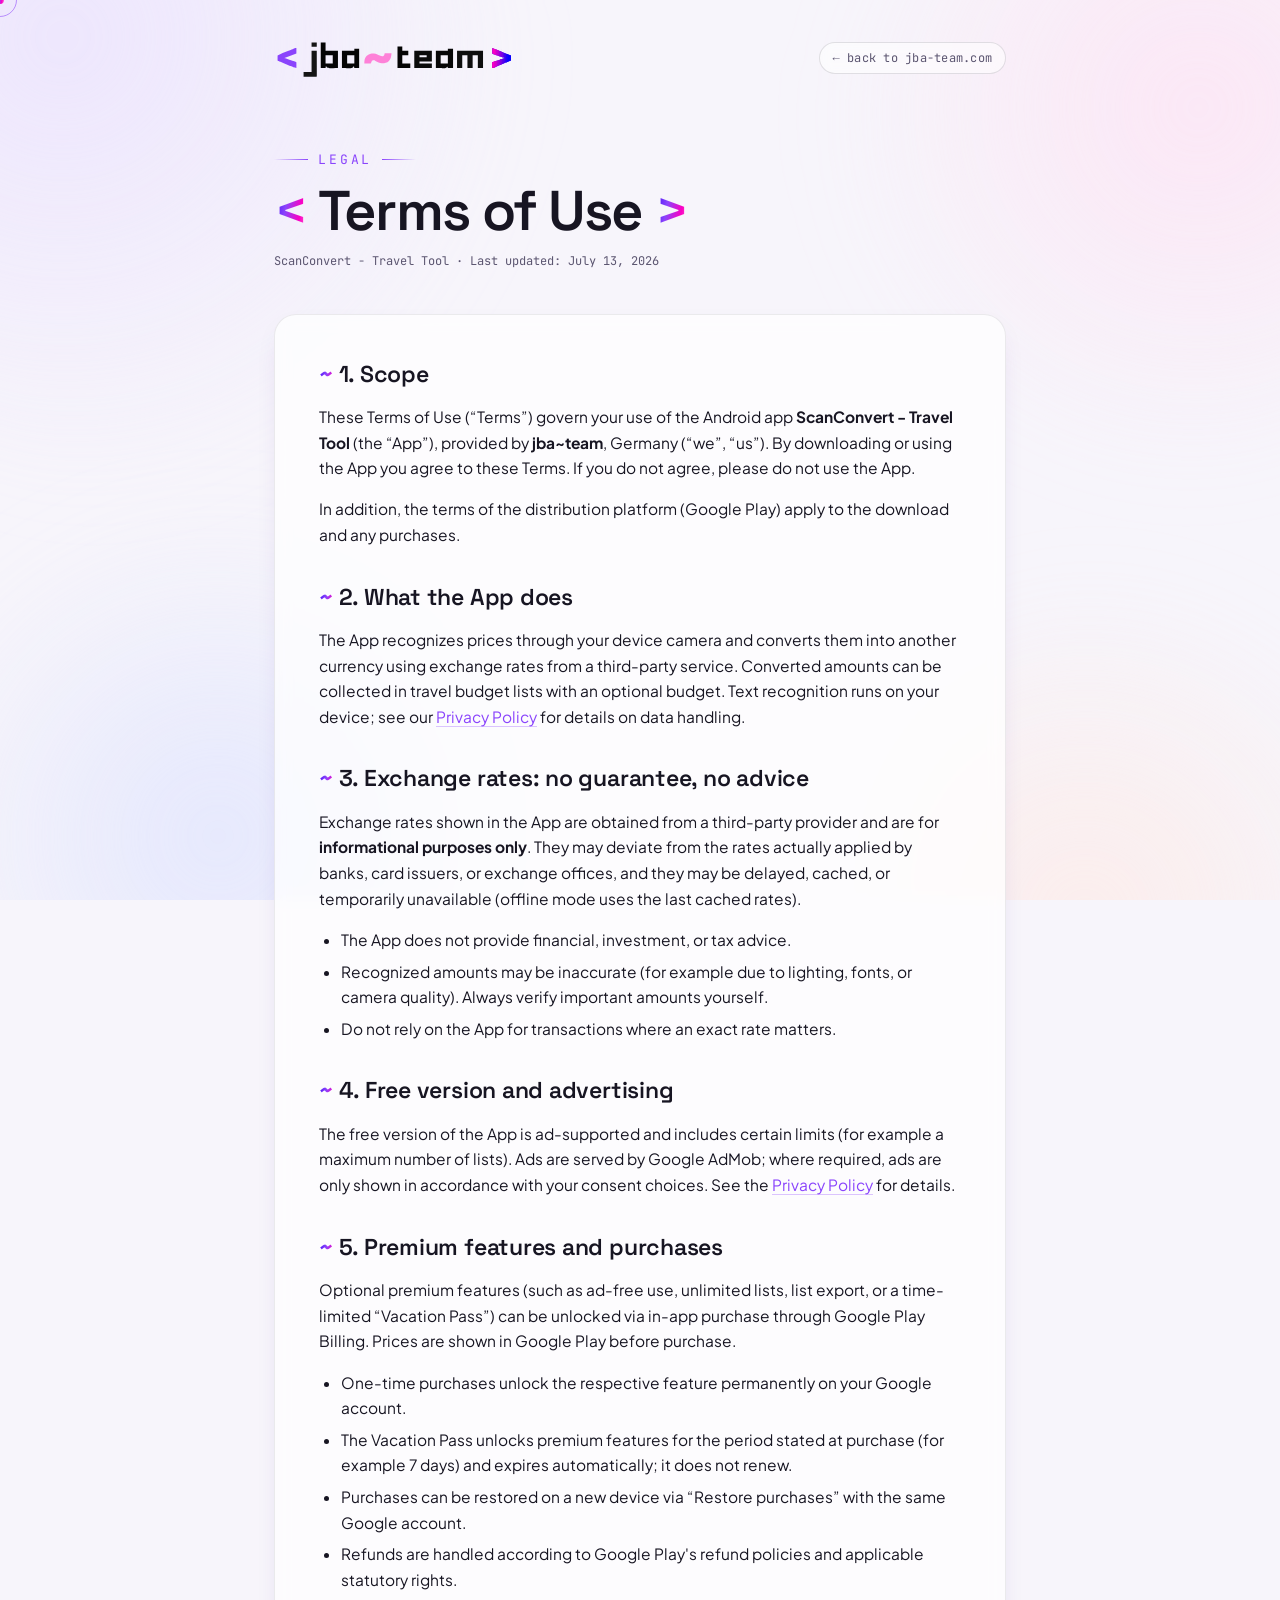
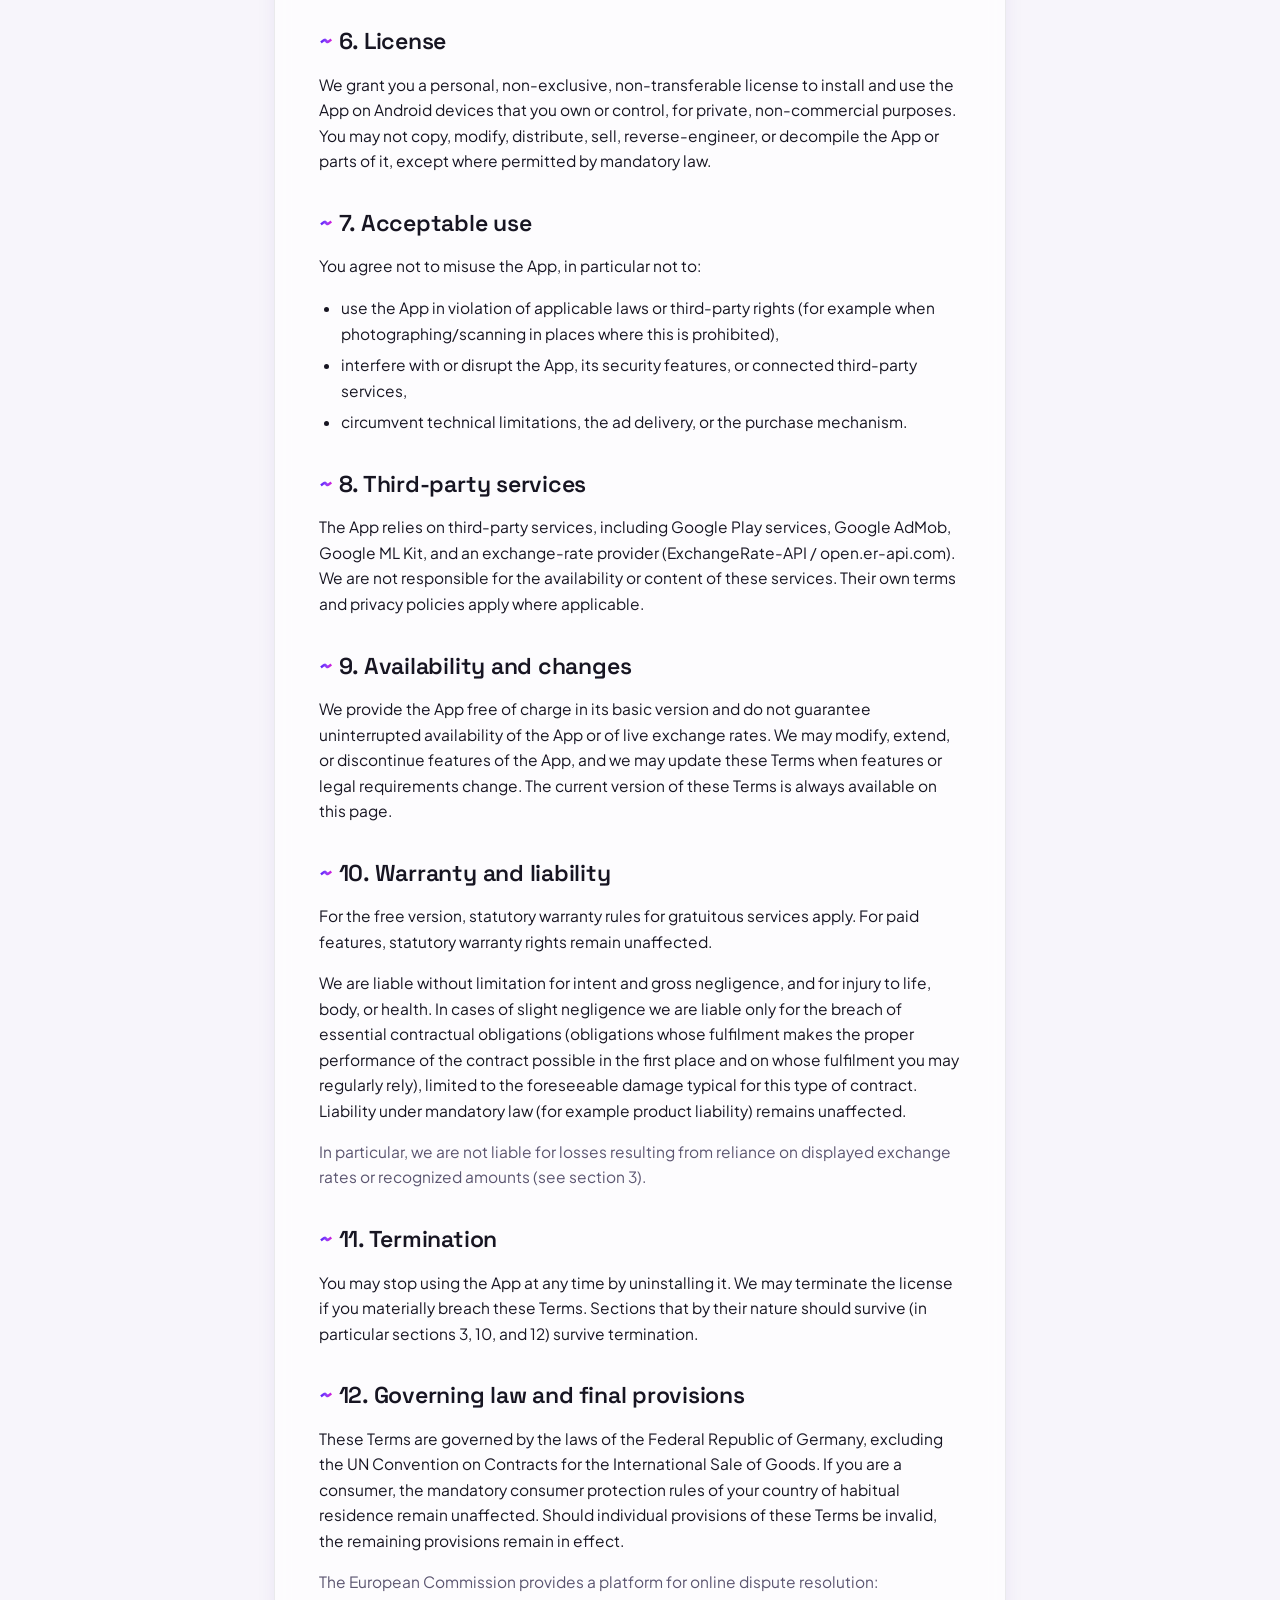
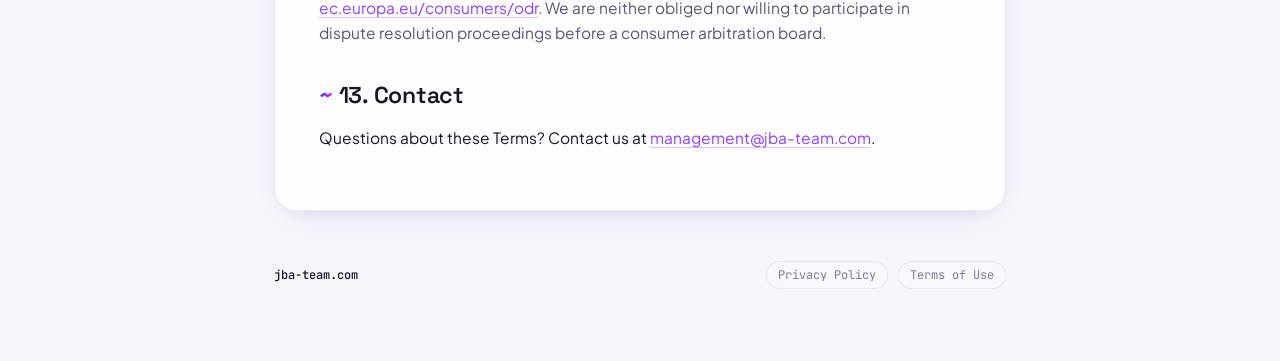
<file: public/terms.html>
<!DOCTYPE html>
<html lang="en">
<head>
<meta charset="utf-8">
<meta name="viewport" content="width=device-width, initial-scale=1">
<title>Terms of Use - jba~team</title>
<meta name="description" content="The terms that apply when you use ScanConvert by jba~team and the website jba-team.com.">
<link rel="canonical" href="https://jba-team.com/terms">
<meta name="theme-color" content="#F7F5FB">
<meta property="og:type" content="website">
<meta property="og:site_name" content="jba~team">
<meta property="og:locale" content="en_US">
<meta property="og:url" content="https://jba-team.com/terms">
<meta property="og:title" content="Terms of Use - jba~team">
<meta property="og:description" content="The terms that apply when you use ScanConvert by jba~team and the website jba-team.com.">
<meta property="og:image" content="https://jba-team.com/assets/og-image.png">
<meta property="og:image:width" content="1200">
<meta property="og:image:height" content="630">
<meta property="og:image:alt" content="The jba~team wordmark on a soft pastel gradient. Below it: apps · websites · games.">
<meta name="twitter:card" content="summary_large_image">
<meta name="twitter:image:alt" content="The jba~team wordmark on a soft pastel gradient. Below it: apps · websites · games.">
<meta name="twitter:image" content="https://jba-team.com/assets/og-image.png">
<link rel="icon" type="image/svg+xml" href="assets/favicon.svg">
<link rel="icon" type="image/png" sizes="32x32" href="assets/favicon-32.png">
<link rel="apple-touch-icon" href="assets/apple-touch-icon.png">
<link rel="manifest" href="/site.webmanifest">
<link rel="preload" href="assets/fonts/space-grotesk-latin.woff2" as="font" type="font/woff2" crossorigin>
<link rel="preload" href="assets/fonts/plus-jakarta-sans-latin.woff2" as="font" type="font/woff2" crossorigin>
<link rel="stylesheet" href="assets/fonts.css">
<style>
  :root{
    /* brand spectrum pulled from the logo */
    --blue:#3300F3;
    --violet:#8A44FC;
    --magenta:#FB00C3;
    --pink:#FF81D8;

    /* pastel tints of the same hues */
    --pastel-blue:#D7DEFF;
    --pastel-violet:#E6DBFF;
    --pastel-pink:#FFDCF1;
    --pastel-peach:#FFE7E0;

    --ink:#171522;
    --ink-soft:#5b5570;
    --bg:#F7F5FB;

    --grad: linear-gradient(100deg, var(--blue) 0%, var(--violet) 38%, var(--magenta) 72%, var(--pink) 100%);

    --font-display:"Space Grotesk", system-ui, sans-serif;
    --font-body:"Plus Jakarta Sans", system-ui, sans-serif;
    --font-mono:"JetBrains Mono", ui-monospace, monospace;
  }

  *{box-sizing:border-box;}
  body{
    margin:0;
    font-family:var(--font-body);
    color:var(--ink);
    background:var(--bg);
    -webkit-font-smoothing:antialiased;
  }

  /* ---------- soft pastel blob field ---------- */
  .scene{
    position:fixed;
    inset:0;
    overflow:hidden;
    z-index:0;
    pointer-events:none;
  }
  .blob{
    position:absolute;
    border-radius:50%;
    filter:blur(46px);
    opacity:.6;
    mix-blend-mode:multiply;
  }
  .b1{ width:54vw; height:54vw; left:-14vw; top:-16vw;
       background:radial-gradient(circle at 35% 35%, var(--pastel-violet), transparent 70%); }
  .b2{ width:46vw; height:46vw; right:-12vw; top:-10vw;
       background:radial-gradient(circle at 60% 40%, var(--pastel-pink), transparent 70%); }
  .b3{ width:50vw; height:50vw; left:-8vw; bottom:-20vw;
       background:radial-gradient(circle at 50% 50%, var(--pastel-blue), transparent 70%); }
  .b4{ width:42vw; height:42vw; right:-10vw; bottom:-18vw;
       background:radial-gradient(circle at 40% 60%, var(--pastel-peach), transparent 70%); }

  /* ---------- layout ---------- */
  .wrap{
    position:relative;
    z-index:2;
    max-width:860px;
    margin:0 auto;
    padding:clamp(22px,4vh,46px) clamp(22px,5vw,64px) clamp(40px,8vh,80px);
  }

  .topbar{
    display:flex;
    align-items:center;
    justify-content:space-between;
    gap:16px;
    margin-bottom:clamp(36px,7vh,64px);
  }
  .brand img{ height:44px; width:auto; display:block; }
  .backlink{
    font-family:var(--font-mono);
    font-size:12px;
    letter-spacing:.02em;
    color:var(--ink-soft);
    text-decoration:none;
    border:1px solid rgba(23,21,34,.12);
    background:rgba(255,255,255,.55);
    backdrop-filter:blur(6px);
    padding:7px 13px;
    border-radius:100px;
    transition:color .2s, border-color .2s;
  }
  .backlink:hover{ color:var(--ink); border-color:rgba(23,21,34,.3); }

  .status{
    font-family:var(--font-mono);
    font-size:13px;
    text-transform:uppercase;
    letter-spacing:.22em;
    color:var(--violet);
    display:inline-flex;
    align-items:center;
    gap:10px;
  }
  .status::before{
    content:"";
    width:34px;height:1px;
    background:linear-gradient(90deg,transparent,var(--violet));
  }
  .status::after{
    content:"";
    width:34px;height:1px;
    background:linear-gradient(90deg,var(--violet),transparent);
  }

  h1{
    font-family:var(--font-display);
    font-weight:600;
    font-size:clamp(34px,6vw,56px);
    line-height:1.05;
    letter-spacing:-.03em;
    margin:14px 0 6px;
  }
  h1 .bracket{
    color:transparent;
    background:var(--grad);
    -webkit-background-clip:text;
    background-clip:text;
    font-weight:500;
  }
  .meta{
    font-family:var(--font-mono);
    font-size:12px;
    color:var(--ink-soft);
    margin-bottom:clamp(28px,5vh,48px);
  }

  .card{
    background:rgba(255,255,255,.72);
    border:1px solid rgba(23,21,34,.08);
    backdrop-filter:blur(8px);
    border-radius:22px;
    padding:clamp(24px,4vw,44px);
    box-shadow:0 10px 30px -18px rgba(74,32,140,.35);
  }

  .card h2{
    font-family:var(--font-display);
    font-weight:600;
    font-size:clamp(19px,2.4vw,23px);
    letter-spacing:-.01em;
    margin:34px 0 10px;
  }
  .card h2:first-child{ margin-top:0; }
  .card h2::before{
    content:"~ ";
    background:var(--grad);
    -webkit-background-clip:text;
    background-clip:text;
    color:transparent;
  }
  .card p, .card li{
    font-size:15.5px;
    line-height:1.65;
    color:var(--ink);
  }
  .card ul{ padding-left:22px; }
  .card li{ margin-bottom:6px; }
  .card a{ color:var(--violet); text-decoration:none; border-bottom:1px solid rgba(138,68,252,.3); }
  .card a:hover{ border-bottom-color:var(--violet); }
  .card .soft{ color:var(--ink-soft); }

  .footer{
    margin-top:clamp(30px,6vh,50px);
    display:flex;
    align-items:center;
    justify-content:space-between;
    gap:16px;
    font-family:var(--font-mono);
    font-size:12px;
    color:var(--ink-soft);
    flex-wrap:wrap;
  }
  .footer .domain b{ color:var(--ink); font-weight:500; }
  .footer .legal{ display:flex; gap:10px; }
  .footer .legal a{
    color:var(--ink-soft);
    text-decoration:none;
    border:1px solid rgba(23,21,34,.1);
    background:rgba(255,255,255,.4);
    padding:5px 11px;
    border-radius:100px;
    opacity:.75;
    transition:opacity .2s, color .2s;
  }
  .footer .legal a:hover{ opacity:1; color:var(--ink); }

  @media (max-width:640px){
    .topbar{ margin-bottom:32px; }
    .footer{ flex-direction:column; gap:12px; }
  }

  /* ============ custom cursor (fine pointers only), same as homepage ============ */
  .cursor-dot,.cursor-ring{
    position:fixed; top:0; left:0; z-index:9999;
    pointer-events:none; border-radius:50%;
    transform:translate(-50%,-50%);
    display:none;
  }
  .cursor-dot{ width:8px; height:8px; background:var(--grad); }
  .cursor-ring{
    width:34px; height:34px;
    border:1.5px solid rgba(138,68,252,.55);
    transition:width .25s, height .25s, border-color .25s, background .25s;
  }
  body.cursor-on .cursor-dot, body.cursor-on .cursor-ring{ display:block; }
  body.cursor-on, body.cursor-on a, body.cursor-on button{ cursor:none; }
  body.cursor-text.cursor-on p, body.cursor-text.cursor-on h1, body.cursor-text.cursor-on h2,
  body.cursor-text.cursor-on li, body.cursor-text.cursor-on .meta, body.cursor-text.cursor-on .status{ cursor:text; }
  body.cursor-text .cursor-dot, body.cursor-text .cursor-ring{ opacity:0; }
  .cursor-ring.is-hover{
    width:56px; height:56px;
    border-color:rgba(251,0,195,.7);
    background:rgba(251,0,195,.06);
  }
</style>
</head>
<body>
  <div class="cursor-dot"></div>
  <div class="cursor-ring"></div>
  <div class="scene">
    <div class="blob b1"></div>
    <div class="blob b2"></div>
    <div class="blob b3"></div>
    <div class="blob b4"></div>
  </div>

  <div class="wrap">
    <header class="topbar">
      <a class="brand" href="index.html" aria-label="jba~team">
        <img src="assets/jba-logo.svg" alt="">
      </a>
      <a class="backlink" href="index.html">&larr; back to jba-team.com</a>
    </header>

    <span class="status">Legal</span>
    <h1><span class="bracket">&lt;</span> Terms of Use <span class="bracket">&gt;</span></h1>
    <p class="meta">ScanConvert - Travel Tool &middot; Last updated: July 13, 2026</p>

    <div class="card">
      <h2>1. Scope</h2>
      <p>These Terms of Use (&ldquo;Terms&rdquo;) govern your use of the Android app <b>ScanConvert - Travel Tool</b> (the &ldquo;App&rdquo;), provided by <b>jba~team</b>, Germany (&ldquo;we&rdquo;, &ldquo;us&rdquo;). By downloading or using the App you agree to these Terms. If you do not agree, please do not use the App.</p>
      <p>In addition, the terms of the distribution platform (Google Play) apply to the download and any purchases.</p>

      <h2>2. What the App does</h2>
      <p>The App recognizes prices through your device camera and converts them into another currency using exchange rates from a third-party service. Converted amounts can be collected in travel budget lists with an optional budget. Text recognition runs on your device; see our <a href="privacy.html">Privacy Policy</a> for details on data handling.</p>

      <h2>3. Exchange rates: no guarantee, no advice</h2>
      <p>Exchange rates shown in the App are obtained from a third-party provider and are for <b>informational purposes only</b>. They may deviate from the rates actually applied by banks, card issuers, or exchange offices, and they may be delayed, cached, or temporarily unavailable (offline mode uses the last cached rates).</p>
      <ul>
        <li>The App does not provide financial, investment, or tax advice.</li>
        <li>Recognized amounts may be inaccurate (for example due to lighting, fonts, or camera quality). Always verify important amounts yourself.</li>
        <li>Do not rely on the App for transactions where an exact rate matters.</li>
      </ul>

      <h2>4. Free version and advertising</h2>
      <p>The free version of the App is ad-supported and includes certain limits (for example a maximum number of lists). Ads are served by Google AdMob; where required, ads are only shown in accordance with your consent choices. See the <a href="privacy.html">Privacy Policy</a> for details.</p>

      <h2>5. Premium features and purchases</h2>
      <p>Optional premium features (such as ad-free use, unlimited lists, list export, or a time-limited &ldquo;Vacation Pass&rdquo;) can be unlocked via in-app purchase through Google Play Billing. Prices are shown in Google Play before purchase.</p>
      <ul>
        <li>One-time purchases unlock the respective feature permanently on your Google account.</li>
        <li>The Vacation Pass unlocks premium features for the period stated at purchase (for example 7 days) and expires automatically; it does not renew.</li>
        <li>Purchases can be restored on a new device via &ldquo;Restore purchases&rdquo; with the same Google account.</li>
        <li>Refunds are handled according to Google Play's refund policies and applicable statutory rights.</li>
      </ul>

      <h2>6. License</h2>
      <p>We grant you a personal, non-exclusive, non-transferable license to install and use the App on Android devices that you own or control, for private, non-commercial purposes. You may not copy, modify, distribute, sell, reverse-engineer, or decompile the App or parts of it, except where permitted by mandatory law.</p>

      <h2>7. Acceptable use</h2>
      <p>You agree not to misuse the App, in particular not to:</p>
      <ul>
        <li>use the App in violation of applicable laws or third-party rights (for example when photographing/scanning in places where this is prohibited),</li>
        <li>interfere with or disrupt the App, its security features, or connected third-party services,</li>
        <li>circumvent technical limitations, the ad delivery, or the purchase mechanism.</li>
      </ul>

      <h2>8. Third-party services</h2>
      <p>The App relies on third-party services, including Google Play services, Google AdMob, Google ML Kit, and an exchange-rate provider (ExchangeRate-API / open.er-api.com). We are not responsible for the availability or content of these services. Their own terms and privacy policies apply where applicable.</p>

      <h2>9. Availability and changes</h2>
      <p>We provide the App free of charge in its basic version and do not guarantee uninterrupted availability of the App or of live exchange rates. We may modify, extend, or discontinue features of the App, and we may update these Terms when features or legal requirements change. The current version of these Terms is always available on this page.</p>

      <h2>10. Warranty and liability</h2>
      <p>For the free version, statutory warranty rules for gratuitous services apply. For paid features, statutory warranty rights remain unaffected.</p>
      <p>We are liable without limitation for intent and gross negligence, and for injury to life, body, or health. In cases of slight negligence we are liable only for the breach of essential contractual obligations (obligations whose fulfilment makes the proper performance of the contract possible in the first place and on whose fulfilment you may regularly rely), limited to the foreseeable damage typical for this type of contract. Liability under mandatory law (for example product liability) remains unaffected.</p>
      <p class="soft">In particular, we are not liable for losses resulting from reliance on displayed exchange rates or recognized amounts (see section 3).</p>

      <h2>11. Termination</h2>
      <p>You may stop using the App at any time by uninstalling it. We may terminate the license if you materially breach these Terms. Sections that by their nature should survive (in particular sections 3, 10, and 12) survive termination.</p>

      <h2>12. Governing law and final provisions</h2>
      <p>These Terms are governed by the laws of the Federal Republic of Germany, excluding the UN Convention on Contracts for the International Sale of Goods. If you are a consumer, the mandatory consumer protection rules of your country of habitual residence remain unaffected. Should individual provisions of these Terms be invalid, the remaining provisions remain in effect.</p>
      <p class="soft">The European Commission provides a platform for online dispute resolution: <a href="https://ec.europa.eu/consumers/odr" rel="noopener">ec.europa.eu/consumers/odr</a>. We are neither obliged nor willing to participate in dispute resolution proceedings before a consumer arbitration board.</p>

      <h2>13. Contact</h2>
      <p>Questions about these Terms? Contact us at <a href="mailto:management@jba-team.com">management@jba-team.com</a>.</p>
    </div>

    <footer class="footer">
      <span class="domain"><b>jba-team.com</b></span>
      <span class="legal">
        <a href="privacy.html">Privacy Policy</a>
        <a href="terms.html">Terms of Use</a>
      </span>
    </footer>
  </div>
<script src="https://cdnjs.cloudflare.com/ajax/libs/gsap/3.12.5/gsap.min.js"></script>
<script>
/* custom cursor (fine pointers, motion ok) - same behaviour as the homepage */
(function(){
  const reduce = matchMedia('(prefers-reduced-motion: reduce)').matches;
  if (!matchMedia('(pointer:fine)').matches || reduce || !window.gsap) return;
  document.body.classList.add('cursor-on');
  const dot = document.querySelector('.cursor-dot');
  const ring = document.querySelector('.cursor-ring');
  const setDotX = gsap.quickTo(dot, 'x', { duration:.08 });
  const setDotY = gsap.quickTo(dot, 'y', { duration:.08 });
  const setRingX = gsap.quickTo(ring, 'x', { duration:.35, ease:'power3' });
  const setRingY = gsap.quickTo(ring, 'y', { duration:.35, ease:'power3' });
  const TEXT_SEL = 'p, h1, h2, li, .meta, .status';
  window.addEventListener('pointermove', e => {
    setDotX(e.clientX); setDotY(e.clientY);
    setRingX(e.clientX); setRingY(e.clientY);
  });
  window.addEventListener('pointerdown', e => {
    const onText = e.target.closest &&
      e.target.closest(TEXT_SEL) && !e.target.closest('a, button, input, label');
    if (onText) document.body.classList.add('cursor-text');
  });
  window.addEventListener('pointerup', () => document.body.classList.remove('cursor-text'));
  document.querySelectorAll('a, button').forEach(t => {
    t.addEventListener('pointerenter', () => ring.classList.add('is-hover'));
    t.addEventListener('pointerleave', () => ring.classList.remove('is-hover'));
  });
})();
</script>
</body>
</html>
</file>
<file: public/assets/fonts.css>
/* Self-hosted web fonts (SIL Open Font License), served from jba-team.com.
   Variable fonts, weight axis 400-700, subsets latin + latin-ext. No requests to Google. */

/* ---------- Space Grotesk (display) ---------- */
@font-face{
  font-family:"Space Grotesk"; font-style:normal; font-weight:400 700; font-display:swap;
  src:url(fonts/space-grotesk-latin-ext.woff2) format("woff2");
  unicode-range:U+0100-02BA,U+02BD-02C5,U+02C7-02CC,U+02CE-02D7,U+02DD-02FF,U+0304,U+0308,U+0329,U+1D00-1DBF,U+1E00-1E9F,U+1EF2-1EFF,U+2020,U+20A0-20AB,U+20AD-20C0,U+2113,U+2C60-2C7F,U+A720-A7FF;
}
@font-face{
  font-family:"Space Grotesk"; font-style:normal; font-weight:400 700; font-display:swap;
  src:url(fonts/space-grotesk-latin.woff2) format("woff2");
  unicode-range:U+0000-00FF,U+0131,U+0152-0153,U+02BB-02BC,U+02C6,U+02DA,U+02DC,U+0304,U+0308,U+0329,U+2000-206F,U+20AC,U+2122,U+2191,U+2193,U+2212,U+2215,U+FEFF,U+FFFD;
}

/* ---------- Plus Jakarta Sans (body) ---------- */
@font-face{
  font-family:"Plus Jakarta Sans"; font-style:normal; font-weight:400 700; font-display:swap;
  src:url(fonts/plus-jakarta-sans-latin-ext.woff2) format("woff2");
  unicode-range:U+0100-02BA,U+02BD-02C5,U+02C7-02CC,U+02CE-02D7,U+02DD-02FF,U+0304,U+0308,U+0329,U+1D00-1DBF,U+1E00-1E9F,U+1EF2-1EFF,U+2020,U+20A0-20AB,U+20AD-20C0,U+2113,U+2C60-2C7F,U+A720-A7FF;
}
@font-face{
  font-family:"Plus Jakarta Sans"; font-style:normal; font-weight:400 700; font-display:swap;
  src:url(fonts/plus-jakarta-sans-latin.woff2) format("woff2");
  unicode-range:U+0000-00FF,U+0131,U+0152-0153,U+02BB-02BC,U+02C6,U+02DA,U+02DC,U+0304,U+0308,U+0329,U+2000-206F,U+20AC,U+2122,U+2191,U+2193,U+2212,U+2215,U+FEFF,U+FFFD;
}

/* ---------- JetBrains Mono (mono) ---------- */
@font-face{
  font-family:"JetBrains Mono"; font-style:normal; font-weight:400 700; font-display:swap;
  src:url(fonts/jetbrains-mono-latin-ext.woff2) format("woff2");
  unicode-range:U+0100-02BA,U+02BD-02C5,U+02C7-02CC,U+02CE-02D7,U+02DD-02FF,U+0304,U+0308,U+0329,U+1D00-1DBF,U+1E00-1E9F,U+1EF2-1EFF,U+2020,U+20A0-20AB,U+20AD-20C0,U+2113,U+2C60-2C7F,U+A720-A7FF;
}
@font-face{
  font-family:"JetBrains Mono"; font-style:normal; font-weight:400 700; font-display:swap;
  src:url(fonts/jetbrains-mono-latin.woff2) format("woff2");
  unicode-range:U+0000-00FF,U+0131,U+0152-0153,U+02BB-02BC,U+02C6,U+02DA,U+02DC,U+0304,U+0308,U+0329,U+2000-206F,U+20AC,U+2122,U+2191,U+2193,U+2212,U+2215,U+FEFF,U+FFFD;
}
</file>
